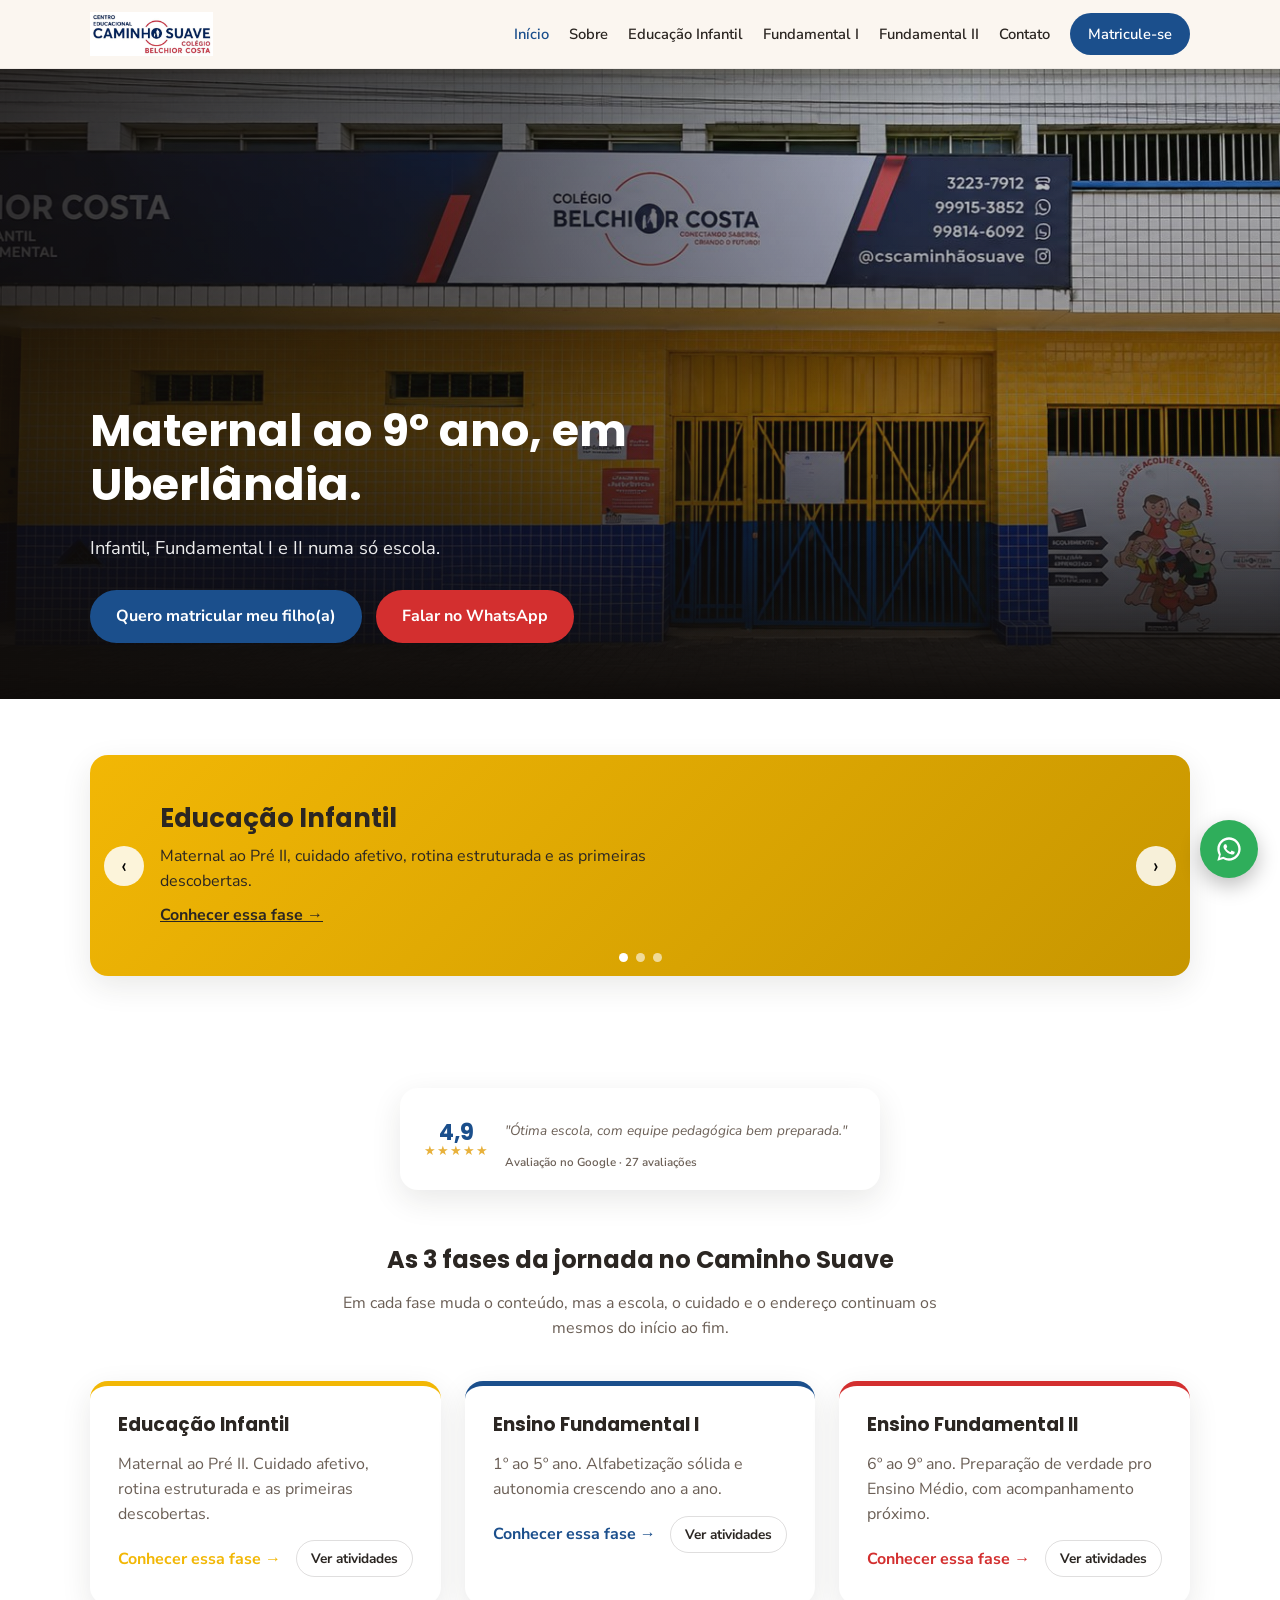
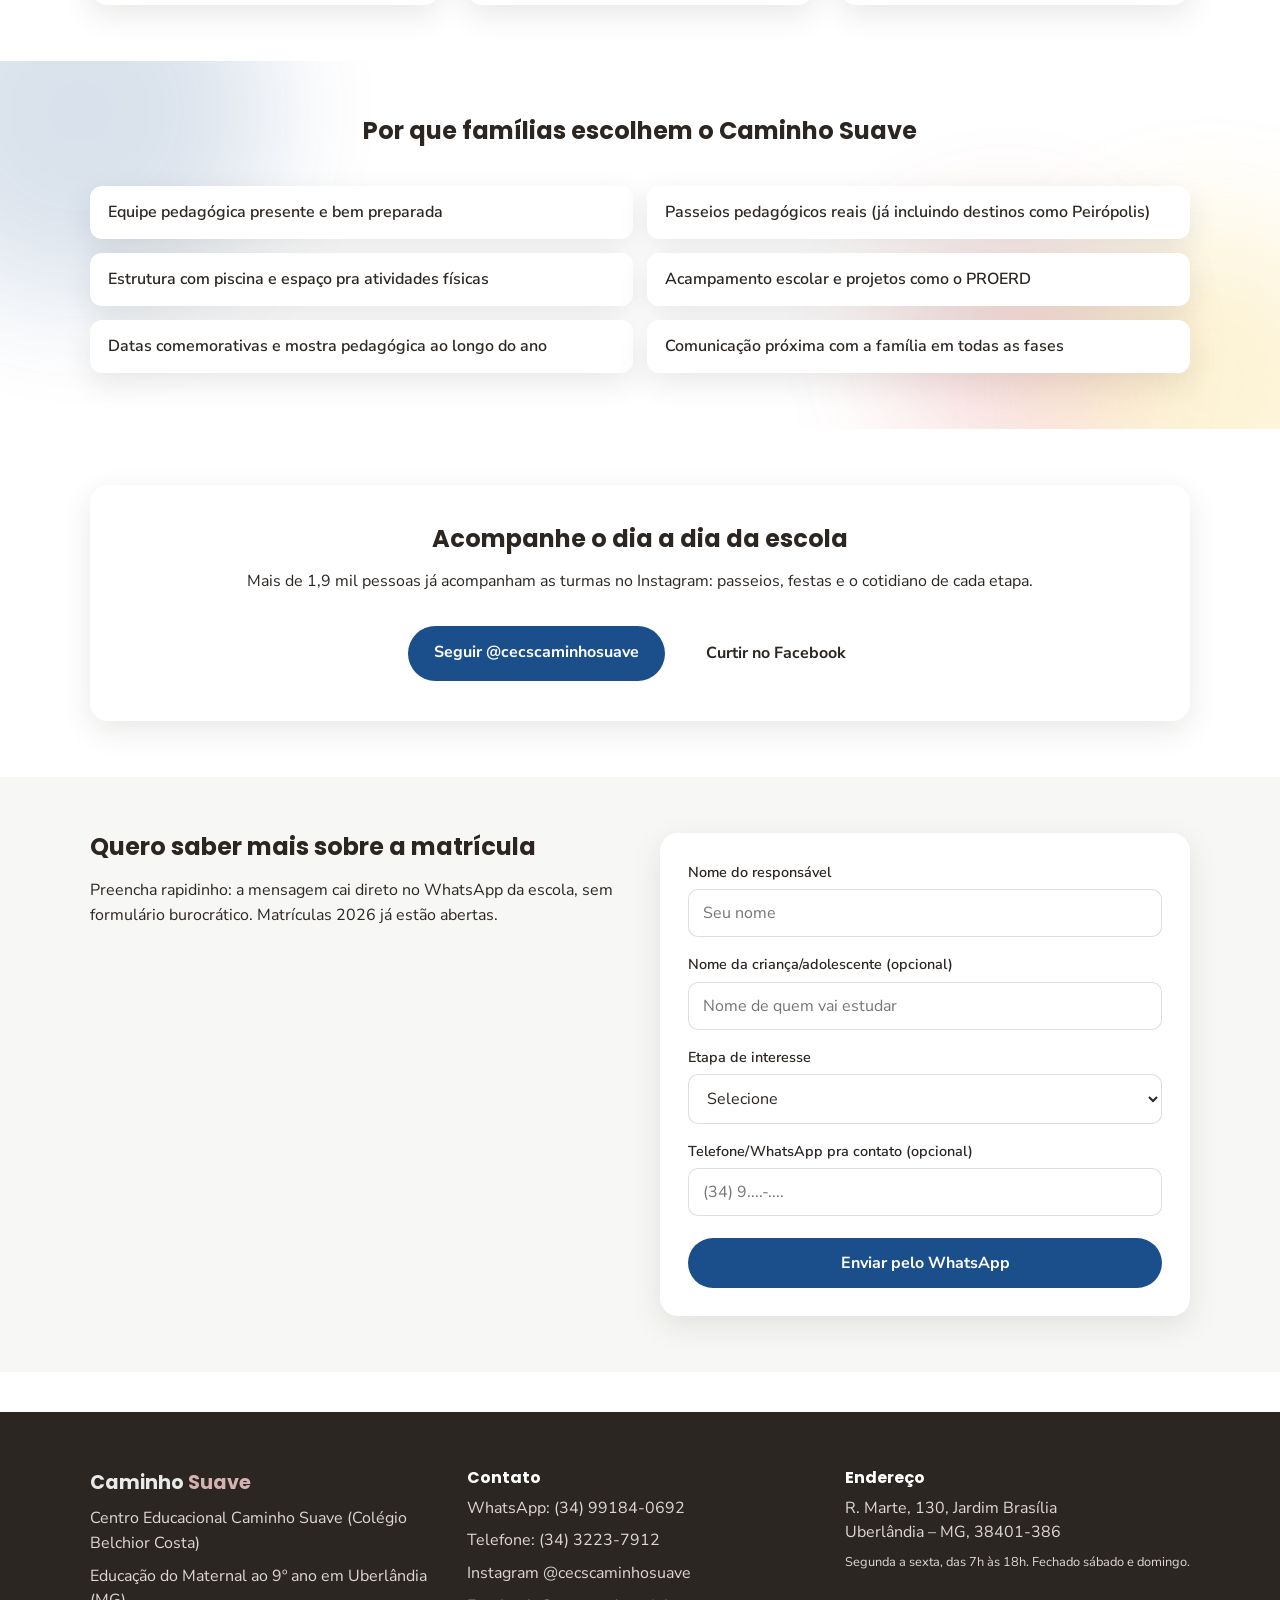
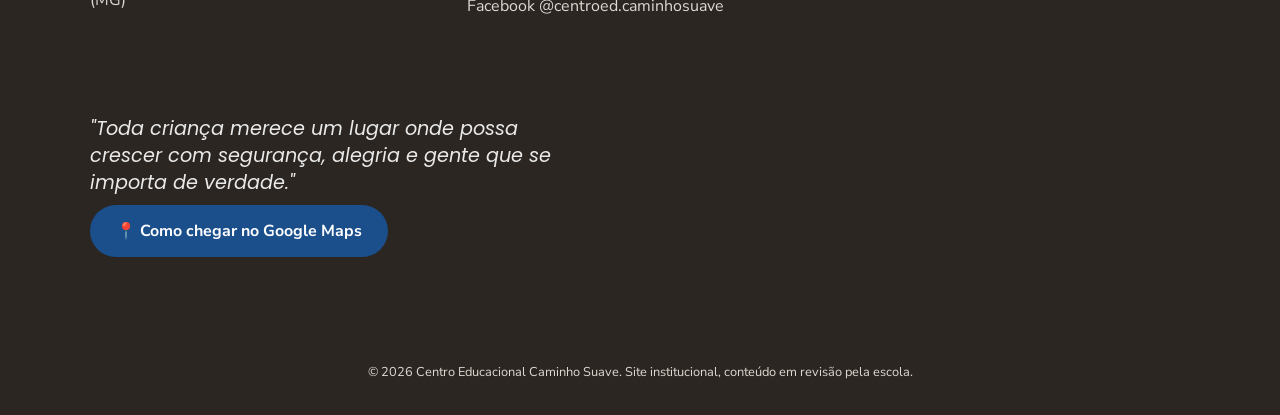
<file: index.html>
<!DOCTYPE html>
<html lang="pt-BR">
<head>
<meta charset="UTF-8">
<meta name="viewport" content="width=device-width, initial-scale=1.0">
<title>Caminho Suave: Educação do Maternal ao 9º ano em Uberlândia | Matrículas 2026</title>
<meta name="description" content="Centro Educacional Caminho Suave (Colégio Belchior Costa): Educação Infantil, Fundamental I e Fundamental II em Uberlândia (MG). Matrículas 2026 abertas. Fale no WhatsApp.">
<link rel="canonical" href="https://www.SEUDOMINIO.com.br/">
<link rel="icon" type="image/png" href="assets/favicon-32.png">
<link rel="apple-touch-icon" href="assets/apple-touch-icon.png">

<meta property="og:type" content="website">
<meta property="og:title" content="Caminho Suave: Educação do Maternal ao 9º ano em Uberlândia">
<meta property="og:description" content="Educação Infantil, Fundamental I e Fundamental II numa estrutura só. Matrículas 2026 abertas.">
<meta property="og:url" content="https://www.SEUDOMINIO.com.br/">
<meta property="og:locale" content="pt_BR">

<link rel="preconnect" href="https://fonts.googleapis.com">
<link rel="preconnect" href="https://fonts.gstatic.com" crossorigin>
<link href="https://fonts.googleapis.com/css2?family=Poppins:wght@600;700&family=Nunito+Sans:wght@400;600;700&display=swap" rel="stylesheet">
<link rel="stylesheet" href="css/style.css">

<script type="application/ld+json">
{
  "@context": "https://schema.org",
  "@type": "School",
  "name": "Centro Educacional Caminho Suave - Colégio Belchior Costa",
  "address": {
    "@type": "PostalAddress",
    "streetAddress": "R. Marte, 130, Jardim Brasília",
    "addressLocality": "Uberlândia",
    "addressRegion": "MG",
    "postalCode": "38401-386",
    "addressCountry": "BR"
  },
  "telephone": "+553432237912",
  "url": "https://www.SEUDOMINIO.com.br/",
  "sameAs": ["https://www.instagram.com/cecscaminhosuave/", "https://www.facebook.com/centroed.caminhosuave"],
  "openingHoursSpecification": {
    "@type": "OpeningHoursSpecification",
    "dayOfWeek": ["Monday", "Tuesday", "Wednesday", "Thursday", "Friday"],
    "opens": "07:00",
    "closes": "18:00"
  },
  "aggregateRating": {
    "@type": "AggregateRating",
    "ratingValue": "4.9",
    "reviewCount": "27"
  }
}
</script>
</head>
<body class="tema-home">

<header class="topo">
  <div class="container topo-inner">
    <a href="index.html" class="marca"><img src="assets/logo-cabecalho.png" alt="Centro Educacional Caminho Suave, Colégio Belchior Costa"></a>
    <nav class="nav" id="nav-principal">
      <a href="index.html" class="ativo">Início</a>
      <a href="sobre/index.html">Sobre</a>
      <a href="infantil/index.html">Educação Infantil</a>
      <a href="fundamental1/index.html">Fundamental I</a>
      <a href="fundamental2/index.html">Fundamental II</a>
      <a href="#contato">Contato</a>
      <a href="#matricula" class="nav-cta">Matricule-se</a>
    </nav>
    <button class="hamburguer" id="botao-menu" aria-label="Abrir menu" aria-expanded="false">
      <span></span><span></span><span></span>
    </button>
  </div>
</header>

<section class="hero">
  <div class="hero-foto-fundo"><img src="assets/fachada.jpg" alt="Fachada do Centro Educacional Caminho Suave, Colégio Belchior Costa" class="foto-fachada"></div>
  <div class="hero-degrade"></div>
  <div class="container hero-conteudo">
    <div class="hero-texto">
      <h1>Maternal ao 9º ano, em Uberlândia.</h1>
      <p class="subtitulo">Infantil, Fundamental I e II numa só escola.</p>
      <div class="botoes">
        <a href="#matricula" class="botao botao-principal">Quero matricular meu filho(a)</a>
        <a href="https://wa.me/5534991840692" target="_blank" rel="noopener" class="botao botao-whatsapp">Falar no WhatsApp</a>
      </div>
    </div>
  </div>
</section>

<section class="secao carrossel-secao">
  <div class="container">
    <div class="carrossel" id="carrossel-etapas">
      <div class="carrossel-trilho">
        <a class="carrossel-slide slide-infantil" href="infantil/index.html">
          <h3>Educação Infantil</h3>
          <p>Maternal ao Pré II, cuidado afetivo, rotina estruturada e as primeiras descobertas.</p>
          <span class="carrossel-cta">Conhecer essa fase →</span>
        </a>
        <a class="carrossel-slide slide-fund1" href="fundamental1/index.html">
          <h3>Ensino Fundamental I</h3>
          <p>1º ao 5º ano, alfabetização sólida e autonomia crescendo ano a ano.</p>
          <span class="carrossel-cta">Conhecer essa fase →</span>
        </a>
        <a class="carrossel-slide slide-fund2" href="fundamental2/index.html">
          <h3>Ensino Fundamental II</h3>
          <p>6º ao 9º ano, preparação de verdade pro Ensino Médio, com acompanhamento próximo.</p>
          <span class="carrossel-cta">Conhecer essa fase →</span>
        </a>
      </div>
      <button type="button" class="carrossel-seta carrossel-anterior" aria-label="Slide anterior">‹</button>
      <button type="button" class="carrossel-seta carrossel-proxima" aria-label="Próximo slide">›</button>
      <div class="carrossel-pontos"></div>
    </div>
  </div>
</section>

<section class="secao">
  <div class="container">
    <div class="avaliacoes-google">
      <div class="avaliacoes-nota">
        <span class="avaliacoes-numero">4,9</span>
        <span class="avaliacoes-estrelas">★★★★★</span>
      </div>
      <div class="avaliacoes-trilho">
        <blockquote class="avaliacoes-slide">
          <p>"Ótima escola, com equipe pedagógica bem preparada."</p>
          <cite>Avaliação no Google · 27 avaliações</cite>
        </blockquote>
      </div>
    </div>

    <div class="secao-titulo">
      <h2>As 3 fases da jornada no Caminho Suave</h2>
      <p>Em cada fase muda o conteúdo, mas a escola, o cuidado e o endereço continuam os mesmos do início ao fim.</p>
    </div>

    <div class="grade-etapas">
      <div class="cartao-etapa infantil">
        <h3>Educação Infantil</h3>
        <p>Maternal ao Pré II. Cuidado afetivo, rotina estruturada e as primeiras descobertas.</p>
        <div class="acoes-cartao">
          <a href="infantil/index.html" class="saiba-mais">Conhecer essa fase →</a>
          <button type="button" class="botao-atividades" data-abrir-modal="modal-infantil">Ver atividades</button>
        </div>
      </div>
      <div class="cartao-etapa fund1">
        <h3>Ensino Fundamental I</h3>
        <p>1º ao 5º ano. Alfabetização sólida e autonomia crescendo ano a ano.</p>
        <div class="acoes-cartao">
          <a href="fundamental1/index.html" class="saiba-mais">Conhecer essa fase →</a>
          <button type="button" class="botao-atividades" data-abrir-modal="modal-fund1">Ver atividades</button>
        </div>
      </div>
      <div class="cartao-etapa fund2">
        <h3>Ensino Fundamental II</h3>
        <p>6º ao 9º ano. Preparação de verdade pro Ensino Médio, com acompanhamento próximo.</p>
        <div class="acoes-cartao">
          <a href="fundamental2/index.html" class="saiba-mais">Conhecer essa fase →</a>
          <button type="button" class="botao-atividades" data-abrir-modal="modal-fund2">Ver atividades</button>
        </div>
      </div>
    </div>
  </div>
</section>

<section class="secao secao-blobs">
  <div class="blob blob-azul"></div>
  <div class="blob blob-amarelo"></div>
  <div class="blob blob-vermelho"></div>
  <div class="container">
    <div class="secao-titulo">
      <h2>Por que famílias escolhem o Caminho Suave</h2>
    </div>
    <ul class="lista-diferenciais">
      <li>Equipe pedagógica presente e bem preparada</li>
      <li>Passeios pedagógicos reais (já incluindo destinos como Peirópolis)</li>
      <li>Estrutura com piscina e espaço pra atividades físicas</li>
      <li>Acampamento escolar e projetos como o PROERD</li>
      <li>Datas comemorativas e mostra pedagógica ao longo do ano</li>
      <li>Comunicação próxima com a família em todas as fases</li>
    </ul>
  </div>
</section>

<section class="secao">
  <div class="container bloco-instagram">
    <h2>Acompanhe o dia a dia da escola</h2>
    <p>Mais de 1,9 mil pessoas já acompanham as turmas no Instagram: passeios, festas e o cotidiano de cada etapa.</p>
    <div class="botoes" style="justify-content: center;">
      <a href="https://www.instagram.com/cecscaminhosuave/" target="_blank" rel="noopener" class="botao botao-principal">Seguir @cecscaminhosuave</a>
      <a href="https://www.facebook.com/centroed.caminhosuave" target="_blank" rel="noopener" class="botao botao-secundario">Curtir no Facebook</a>
    </div>
  </div>
</section>

<section class="secao form-secao" id="matricula">
  <div class="container form-grid">
    <div>
      <h2>Quero saber mais sobre a matrícula</h2>
      <p>Preencha rapidinho: a mensagem cai direto no WhatsApp da escola, sem formulário burocrático. Matrículas 2026 já estão abertas.</p>
    </div>
    <div>
      <form id="form-interesse" class="form-interesse">
        <label>Nome do responsável
          <input type="text" name="responsavel" required placeholder="Seu nome">
        </label>
        <label>Nome da criança/adolescente (opcional)
          <input type="text" name="crianca" placeholder="Nome de quem vai estudar">
        </label>
        <label>Etapa de interesse
          <select name="etapa" required>
            <option value="">Selecione</option>
            <option value="Educação Infantil">Educação Infantil (Maternal ao Pré)</option>
            <option value="Ensino Fundamental I">Ensino Fundamental I (1º ao 5º ano)</option>
            <option value="Ensino Fundamental II">Ensino Fundamental II (6º ao 9º ano)</option>
          </select>
        </label>
        <label>Telefone/WhatsApp pra contato (opcional)
          <input type="tel" name="telefone" placeholder="(34) 9....-....">
        </label>
        <button type="submit" class="botao botao-principal">Enviar pelo WhatsApp</button>
      </form>
      <p class="form-confirmacao">Abrimos o WhatsApp numa nova aba, é só enviar a mensagem por lá. ✓</p>
    </div>
  </div>
</section>

<footer class="rodape" id="contato">
  <div class="container rodape-grid">
    <div>
      <p class="marca-rodape">Caminho <span>Suave</span></p>
      <p>Centro Educacional Caminho Suave (Colégio Belchior Costa)</p>
      <p>Educação do Maternal ao 9º ano em Uberlândia (MG)</p>
    </div>
    <div>
      <h3>Contato</h3>
      <p><a href="https://wa.me/5534991840692" target="_blank" rel="noopener">WhatsApp: (34) 99184-0692</a></p>
      <p><a href="tel:+553432237912">Telefone: (34) 3223-7912</a></p>
      <p><a href="https://www.instagram.com/cecscaminhosuave/" target="_blank" rel="noopener">Instagram @cecscaminhosuave</a></p>
      <p><a href="https://www.facebook.com/centroed.caminhosuave" target="_blank" rel="noopener">Facebook @centroed.caminhosuave</a></p>
    </div>
    <div>
      <h3>Endereço</h3>
      <p>R. Marte, 130, Jardim Brasília<br>Uberlândia – MG, 38401-386</p>
      <p class="nota">Segunda a sexta, das 7h às 18h. Fechado sábado e domingo.</p>
    </div>
  </div>
  <div class="container rodape-mapa-grid">
    <div>
      <p class="frase-criancas">"Toda criança merece um lugar onde possa crescer com segurança, alegria e gente que se importa de verdade."</p>
      <a href="https://www.google.com/maps/dir/?api=1&destination=Centro+Educacional+Caminho+Suave+-+Colégio+Belchior+Costa%2C+R.+Marte%2C+130+-+Jardim+Brasília%2C+Uberlândia+-+MG%2C+38401-386%2C+Brasil" target="_blank" rel="noopener" class="botao botao-principal botao-mapa">📍 Como chegar no Google Maps</a>
    </div>
    <iframe class="mapa" src="https://www.google.com/maps?q=Centro+Educacional+Caminho+Suave+-+Colégio+Belchior+Costa,+R.+Marte,+130+-+Jardim+Brasília,+Uberlândia+-+MG,+38401-386,+Brasil&output=embed" loading="lazy" referrerpolicy="no-referrer-when-downgrade" title="Localização do Caminho Suave"></iframe>
  </div>
  <p class="copy">© <span id="ano"></span> Centro Educacional Caminho Suave. Site institucional, conteúdo em revisão pela escola.</p>
</footer>

<a href="https://wa.me/5534991840692" target="_blank" rel="noopener" class="whats-flutuante" aria-label="Falar no WhatsApp">
  <svg viewBox="0 0 24 24" aria-hidden="true"><path d="M12 2C6.48 2 2 6.48 2 12c0 1.85.5 3.58 1.36 5.06L2 22l5.1-1.34A9.94 9.94 0 0 0 12 22c5.52 0 10-4.48 10-10S17.52 2 12 2zm0 18c-1.6 0-3.1-.43-4.4-1.19l-.31-.18-3.04.8.81-2.96-.2-.31A7.95 7.95 0 0 1 4 12c0-4.41 3.59-8 8-8s8 3.59 8 8-3.59 8-8 8zm4.32-5.79c-.24-.12-1.4-.69-1.62-.77-.22-.08-.38-.12-.54.12-.16.24-.62.77-.76.93-.14.16-.28.18-.52.06-.24-.12-1-.37-1.9-1.18-.7-.62-1.18-1.39-1.32-1.63-.14-.24-.01-.37.11-.49.12-.12.27-.31.4-.47.13-.16.17-.27.26-.45.09-.18.04-.33-.04-.45-.08-.12-.5-1.2-.69-1.65-.18-.43-.37-.37-.51-.38-.13-.01-.29-.01-.45-.01-.16 0-.41.06-.63.3-.22.24-.85.83-.85 2.02 0 1.19.87 2.34 1 2.5.12.16 1.65 2.52 4 3.43 1.98.77 2.38.62 2.81.58.43-.04 1.4-.57 1.6-1.13.2-.55.2-1.02.14-1.13-.06-.1-.22-.16-.46-.28z"/></svg>
  <span class="visualmente-oculto">Falar no WhatsApp</span>
</a>

<div class="modal-overlay" id="modal-infantil" aria-hidden="true">
  <div class="modal-painel" style="--cor-modal: var(--amarelo)">
    <button type="button" class="modal-fechar" data-fechar-modal aria-label="Fechar">×</button>
    <h3>Educação Infantil</h3>
    <p class="modal-subtitulo">Maternal ao Pré II</p>
    <ul class="lista-atividades">
      <li><span class="icone-atividade">🎨</span> Brincar com propósito (rotina lúdica diária)</li>
      <li><span class="icone-atividade">🌱</span> Projeto Sementinha</li>
      <li><span class="icone-atividade">🏊</span> Dia de Piscina</li>
      <li><span class="icone-atividade">🎭</span> Mostra Pedagógica</li>
      <li><span class="icone-atividade">🎉</span> Datas comemorativas e festas</li>
    </ul>
    <p class="modal-nota">Lista baseada no que vimos no Instagram da escola. A coordenação pode complementar com a grade completa.</p>
    <a href="infantil/index.html" class="botao botao-principal">Conhecer a página completa →</a>
  </div>
</div>

<div class="modal-overlay" id="modal-fund1" aria-hidden="true">
  <div class="modal-painel" style="--cor-modal: var(--azul)">
    <button type="button" class="modal-fechar" data-fechar-modal aria-label="Fechar">×</button>
    <h3>Ensino Fundamental I</h3>
    <p class="modal-subtitulo">1º ao 5º ano</p>
    <ul class="lista-atividades">
      <li><span class="icone-atividade">📖</span> Alfabetização acompanhada de perto</li>
      <li><span class="icone-atividade">🚌</span> Passeios pedagógicos (já incluindo Peirópolis)</li>
      <li><span class="icone-atividade">⛺</span> Acampamento escolar</li>
      <li><span class="icone-atividade">🛡️</span> PROERD</li>
      <li><span class="icone-atividade">🎭</span> Mostra Pedagógica</li>
    </ul>
    <p class="modal-nota">Lista baseada no que vimos no Instagram da escola. A coordenação pode complementar com a grade completa.</p>
    <a href="fundamental1/index.html" class="botao botao-principal">Conhecer a página completa →</a>
  </div>
</div>

<div class="modal-overlay" id="modal-fund2" aria-hidden="true">
  <div class="modal-painel" style="--cor-modal: var(--vermelho)">
    <button type="button" class="modal-fechar" data-fechar-modal aria-label="Fechar">×</button>
    <h3>Ensino Fundamental II</h3>
    <p class="modal-subtitulo">6º ao 9º ano</p>
    <ul class="lista-atividades">
      <li><span class="icone-atividade">📚</span> Preparação acadêmica pro Ensino Médio</li>
      <li><span class="icone-atividade">🚌</span> Passeios e viagens pedagógicas (já incluindo Peirópolis)</li>
      <li><span class="icone-atividade">🗣️</span> Acompanhamento próximo na adolescência</li>
      <li><span class="icone-atividade">👨‍👩‍👧</span> Diálogo direto com a família</li>
    </ul>
    <p class="modal-nota">Lista baseada no que vimos no Instagram da escola. A coordenação pode complementar com a grade completa.</p>
    <a href="fundamental2/index.html" class="botao botao-principal">Conhecer a página completa →</a>
  </div>
</div>

<script src="js/main.js"></script>
</body>
</html>
</file>
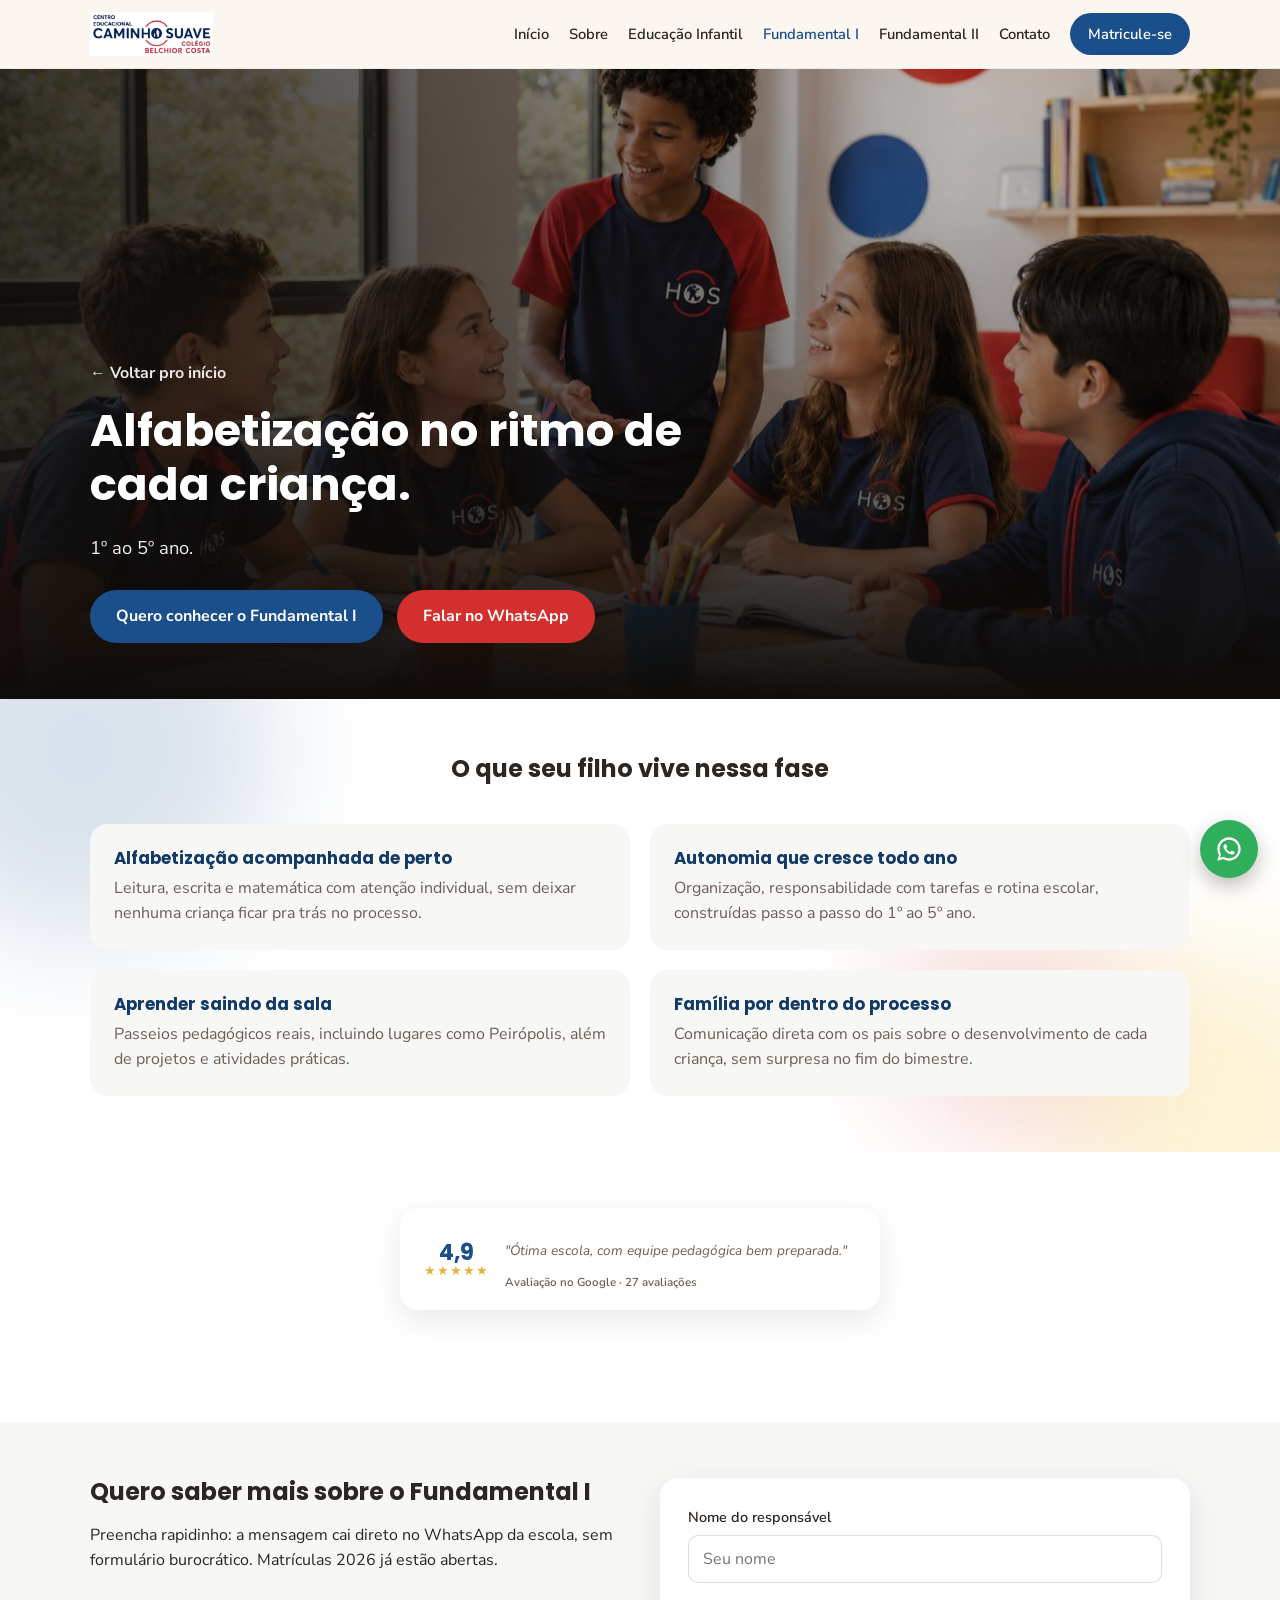
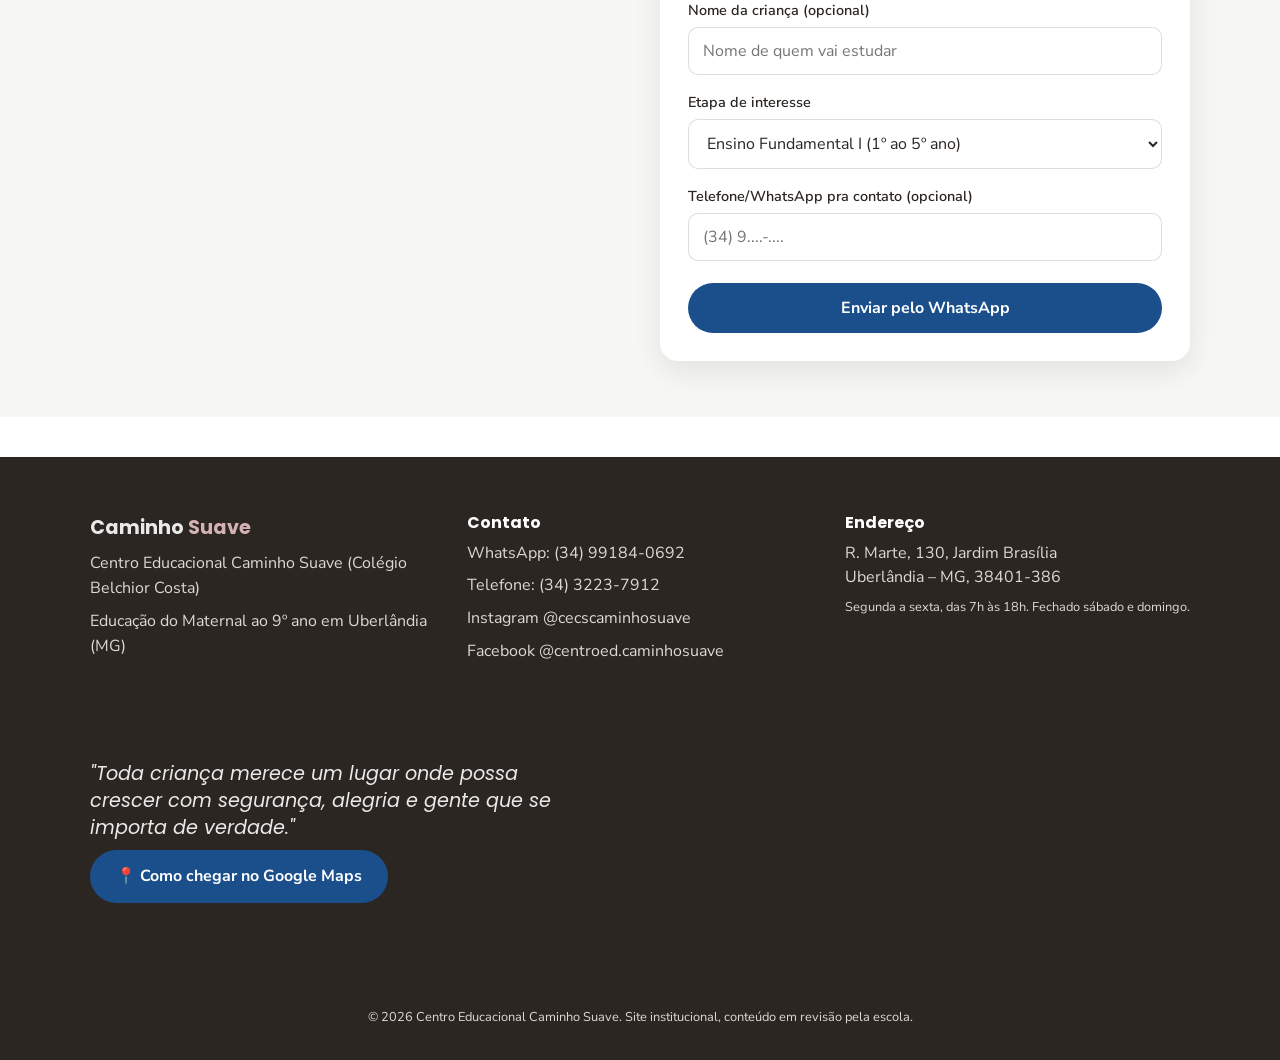
<file: fundamental1/index.html>
<!DOCTYPE html>
<html lang="pt-BR">
<head>
<meta charset="UTF-8">
<meta name="viewport" content="width=device-width, initial-scale=1.0">
<title>Ensino Fundamental I em Uberlândia: 1º ao 5º ano | Caminho Suave</title>
<meta name="description" content="Ensino Fundamental I do Centro Educacional Caminho Suave, em Uberlândia: alfabetização sólida e autonomia, do 1º ao 5º ano. Matrículas 2026 abertas.">
<link rel="canonical" href="https://fundamental1.SEUDOMINIO.com.br/">
<link rel="icon" type="image/png" href="../assets/favicon-32.png">
<link rel="apple-touch-icon" href="../assets/apple-touch-icon.png">

<meta property="og:type" content="website">
<meta property="og:title" content="Ensino Fundamental I: Caminho Suave (Uberlândia)">
<meta property="og:description" content="Alfabetização sólida e autonomia que cresce ano a ano, do 1º ao 5º ano.">
<meta property="og:url" content="https://fundamental1.SEUDOMINIO.com.br/">
<meta property="og:locale" content="pt_BR">

<link rel="preconnect" href="https://fonts.googleapis.com">
<link rel="preconnect" href="https://fonts.gstatic.com" crossorigin>
<link href="https://fonts.googleapis.com/css2?family=Poppins:wght@600;700&family=Nunito+Sans:wght@400;600;700&display=swap" rel="stylesheet">
<link rel="stylesheet" href="../css/style.css">

<script type="application/ld+json">
{
  "@context": "https://schema.org",
  "@type": "School",
  "name": "Centro Educacional Caminho Suave - Colégio Belchior Costa",
  "address": {
    "@type": "PostalAddress",
    "streetAddress": "R. Marte, 130, Jardim Brasília",
    "addressLocality": "Uberlândia",
    "addressRegion": "MG",
    "postalCode": "38401-386",
    "addressCountry": "BR"
  },
  "telephone": "+553432237912",
  "url": "https://fundamental1.SEUDOMINIO.com.br/",
  "sameAs": ["https://www.instagram.com/cecscaminhosuave/", "https://www.facebook.com/centroed.caminhosuave"],
  "openingHoursSpecification": {
    "@type": "OpeningHoursSpecification",
    "dayOfWeek": ["Monday", "Tuesday", "Wednesday", "Thursday", "Friday"],
    "opens": "07:00",
    "closes": "18:00"
  },
  "aggregateRating": {
    "@type": "AggregateRating",
    "ratingValue": "4.9",
    "reviewCount": "27"
  }
}
</script>
</head>
<body class="tema-fund1">

<header class="topo">
  <div class="container topo-inner">
    <a href="../index.html" class="marca"><img src="../assets/logo-cabecalho.png" alt="Centro Educacional Caminho Suave, Colégio Belchior Costa"></a>
    <nav class="nav" id="nav-principal">
      <a href="../index.html">Início</a>
      <a href="../sobre/index.html">Sobre</a>
      <a href="../infantil/index.html">Educação Infantil</a>
      <a href="index.html" class="ativo">Fundamental I</a>
      <a href="../fundamental2/index.html">Fundamental II</a>
      <a href="#contato">Contato</a>
      <a href="#matricula" class="nav-cta">Matricule-se</a>
    </nav>
    <button class="hamburguer" id="botao-menu" aria-label="Abrir menu" aria-expanded="false">
      <span></span><span></span><span></span>
    </button>
  </div>
</header>

<section class="hero">
  <div class="hero-foto-fundo"><img src="../assets/fundamental1-hero.jpg" alt="Alunos do Ensino Fundamental I conversando e estudando em sala de aula"></div>
  <div class="hero-degrade"></div>
  <div class="container hero-conteudo">
    <a href="../index.html" class="voltar">← Voltar pro início</a>
    <div class="hero-texto">
      <h1>Alfabetização no ritmo de cada criança.</h1>
      <p class="subtitulo">1º ao 5º ano.</p>
      <div class="botoes">
        <a href="#matricula" class="botao botao-principal">Quero conhecer o Fundamental I</a>
        <a href="https://wa.me/5534991840692" target="_blank" rel="noopener" class="botao botao-whatsapp">Falar no WhatsApp</a>
      </div>
    </div>
  </div>
</section>

<section class="secao secao-blobs">
  <div class="blob blob-azul"></div>
  <div class="blob blob-amarelo"></div>
  <div class="blob blob-vermelho"></div>
  <div class="container">
    <div class="secao-titulo">
      <h2>O que seu filho vive nessa fase</h2>
    </div>
    <div class="grade-pilares">
      <div class="pilar">
        <h3>Alfabetização acompanhada de perto</h3>
        <p>Leitura, escrita e matemática com atenção individual, sem deixar nenhuma criança ficar pra trás no processo.</p>
      </div>
      <div class="pilar">
        <h3>Autonomia que cresce todo ano</h3>
        <p>Organização, responsabilidade com tarefas e rotina escolar, construídas passo a passo do 1º ao 5º ano.</p>
      </div>
      <div class="pilar">
        <h3>Aprender saindo da sala</h3>
        <p>Passeios pedagógicos reais, incluindo lugares como Peirópolis, além de projetos e atividades práticas.</p>
      </div>
      <div class="pilar">
        <h3>Família por dentro do processo</h3>
        <p>Comunicação direta com os pais sobre o desenvolvimento de cada criança, sem surpresa no fim do bimestre.</p>
      </div>
    </div>
  </div>
</section>

<section class="secao">
  <div class="container">
    <div class="avaliacoes-google">
      <div class="avaliacoes-nota">
        <span class="avaliacoes-numero">4,9</span>
        <span class="avaliacoes-estrelas">★★★★★</span>
      </div>
      <div class="avaliacoes-trilho">
        <blockquote class="avaliacoes-slide">
          <p>"Ótima escola, com equipe pedagógica bem preparada."</p>
          <cite>Avaliação no Google · 27 avaliações</cite>
        </blockquote>
      </div>
    </div>
  </div>
</section>

<section class="secao form-secao" id="matricula">
  <div class="container form-grid">
    <div>
      <h2>Quero saber mais sobre o Fundamental I</h2>
      <p>Preencha rapidinho: a mensagem cai direto no WhatsApp da escola, sem formulário burocrático. Matrículas 2026 já estão abertas.</p>
    </div>
    <div>
      <form id="form-interesse" class="form-interesse">
        <label>Nome do responsável
          <input type="text" name="responsavel" required placeholder="Seu nome">
        </label>
        <label>Nome da criança (opcional)
          <input type="text" name="crianca" placeholder="Nome de quem vai estudar">
        </label>
        <label>Etapa de interesse
          <select name="etapa" required>
            <option value="Educação Infantil">Educação Infantil (Maternal ao Pré)</option>
            <option value="Ensino Fundamental I" selected>Ensino Fundamental I (1º ao 5º ano)</option>
            <option value="Ensino Fundamental II">Ensino Fundamental II (6º ao 9º ano)</option>
          </select>
        </label>
        <label>Telefone/WhatsApp pra contato (opcional)
          <input type="tel" name="telefone" placeholder="(34) 9....-....">
        </label>
        <button type="submit" class="botao botao-principal">Enviar pelo WhatsApp</button>
      </form>
      <p class="form-confirmacao">Abrimos o WhatsApp numa nova aba, é só enviar a mensagem por lá. ✓</p>
    </div>
  </div>
</section>

<footer class="rodape" id="contato">
  <div class="container rodape-grid">
    <div>
      <p class="marca-rodape">Caminho <span>Suave</span></p>
      <p>Centro Educacional Caminho Suave (Colégio Belchior Costa)</p>
      <p>Educação do Maternal ao 9º ano em Uberlândia (MG)</p>
    </div>
    <div>
      <h3>Contato</h3>
      <p><a href="https://wa.me/5534991840692" target="_blank" rel="noopener">WhatsApp: (34) 99184-0692</a></p>
      <p><a href="tel:+553432237912">Telefone: (34) 3223-7912</a></p>
      <p><a href="https://www.instagram.com/cecscaminhosuave/" target="_blank" rel="noopener">Instagram @cecscaminhosuave</a></p>
      <p><a href="https://www.facebook.com/centroed.caminhosuave" target="_blank" rel="noopener">Facebook @centroed.caminhosuave</a></p>
    </div>
    <div>
      <h3>Endereço</h3>
      <p>R. Marte, 130, Jardim Brasília<br>Uberlândia – MG, 38401-386</p>
      <p class="nota">Segunda a sexta, das 7h às 18h. Fechado sábado e domingo.</p>
    </div>
  </div>
  <div class="container rodape-mapa-grid">
    <div>
      <p class="frase-criancas">"Toda criança merece um lugar onde possa crescer com segurança, alegria e gente que se importa de verdade."</p>
      <a href="https://www.google.com/maps/dir/?api=1&destination=Centro+Educacional+Caminho+Suave+-+Colégio+Belchior+Costa%2C+R.+Marte%2C+130+-+Jardim+Brasília%2C+Uberlândia+-+MG%2C+38401-386%2C+Brasil" target="_blank" rel="noopener" class="botao botao-principal botao-mapa">📍 Como chegar no Google Maps</a>
    </div>
    <iframe class="mapa" src="https://www.google.com/maps?q=Centro+Educacional+Caminho+Suave+-+Colégio+Belchior+Costa,+R.+Marte,+130+-+Jardim+Brasília,+Uberlândia+-+MG,+38401-386,+Brasil&output=embed" loading="lazy" referrerpolicy="no-referrer-when-downgrade" title="Localização do Caminho Suave"></iframe>
  </div>
  <p class="copy">© <span id="ano"></span> Centro Educacional Caminho Suave. Site institucional, conteúdo em revisão pela escola.</p>
</footer>

<a href="https://wa.me/5534991840692" target="_blank" rel="noopener" class="whats-flutuante" aria-label="Falar no WhatsApp">
  <svg viewBox="0 0 24 24" aria-hidden="true"><path d="M12 2C6.48 2 2 6.48 2 12c0 1.85.5 3.58 1.36 5.06L2 22l5.1-1.34A9.94 9.94 0 0 0 12 22c5.52 0 10-4.48 10-10S17.52 2 12 2zm0 18c-1.6 0-3.1-.43-4.4-1.19l-.31-.18-3.04.8.81-2.96-.2-.31A7.95 7.95 0 0 1 4 12c0-4.41 3.59-8 8-8s8 3.59 8 8-3.59 8-8 8zm4.32-5.79c-.24-.12-1.4-.69-1.62-.77-.22-.08-.38-.12-.54.12-.16.24-.62.77-.76.93-.14.16-.28.18-.52.06-.24-.12-1-.37-1.9-1.18-.7-.62-1.18-1.39-1.32-1.63-.14-.24-.01-.37.11-.49.12-.12.27-.31.4-.47.13-.16.17-.27.26-.45.09-.18.04-.33-.04-.45-.08-.12-.5-1.2-.69-1.65-.18-.43-.37-.37-.51-.38-.13-.01-.29-.01-.45-.01-.16 0-.41.06-.63.3-.22.24-.85.83-.85 2.02 0 1.19.87 2.34 1 2.5.12.16 1.65 2.52 4 3.43 1.98.77 2.38.62 2.81.58.43-.04 1.4-.57 1.6-1.13.2-.55.2-1.02.14-1.13-.06-.1-.22-.16-.46-.28z"/></svg>
  <span class="visualmente-oculto">Falar no WhatsApp</span>
</a>

<script src="../js/main.js"></script>
</body>
</html>
</file>
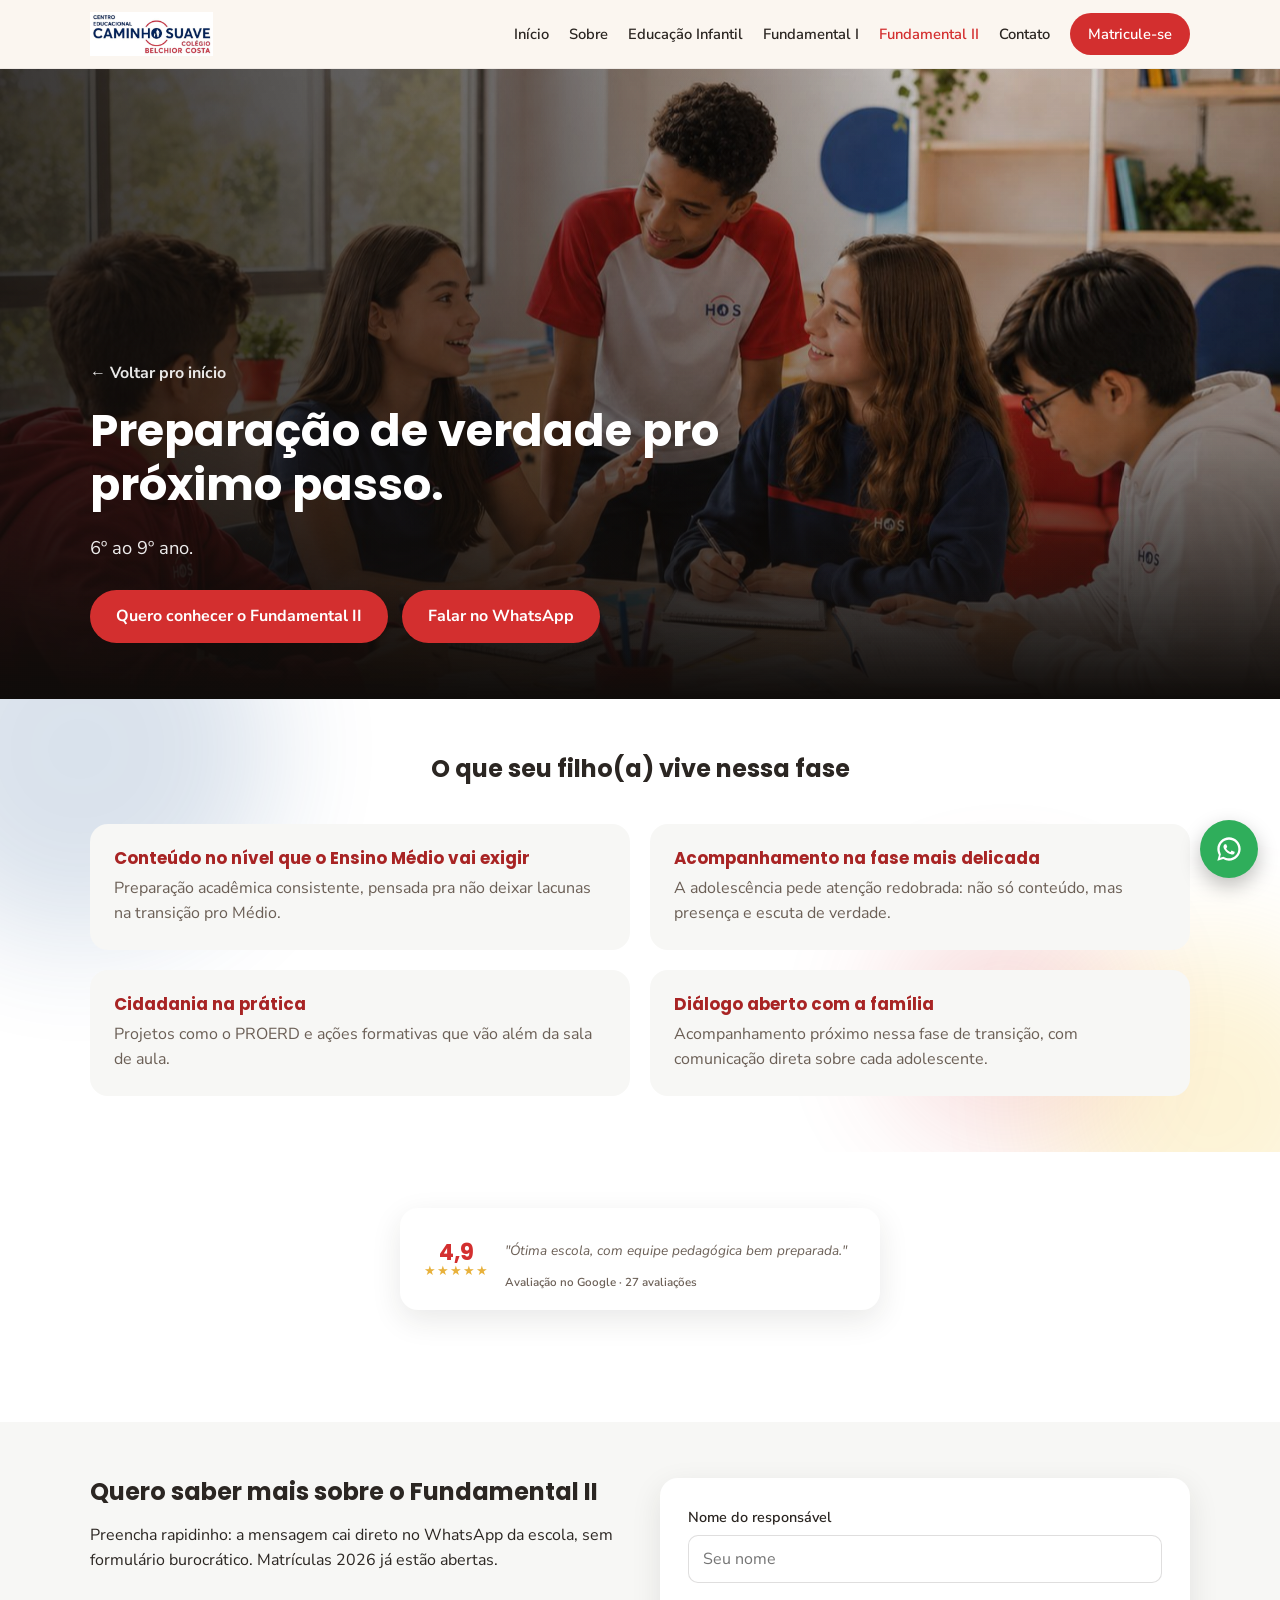
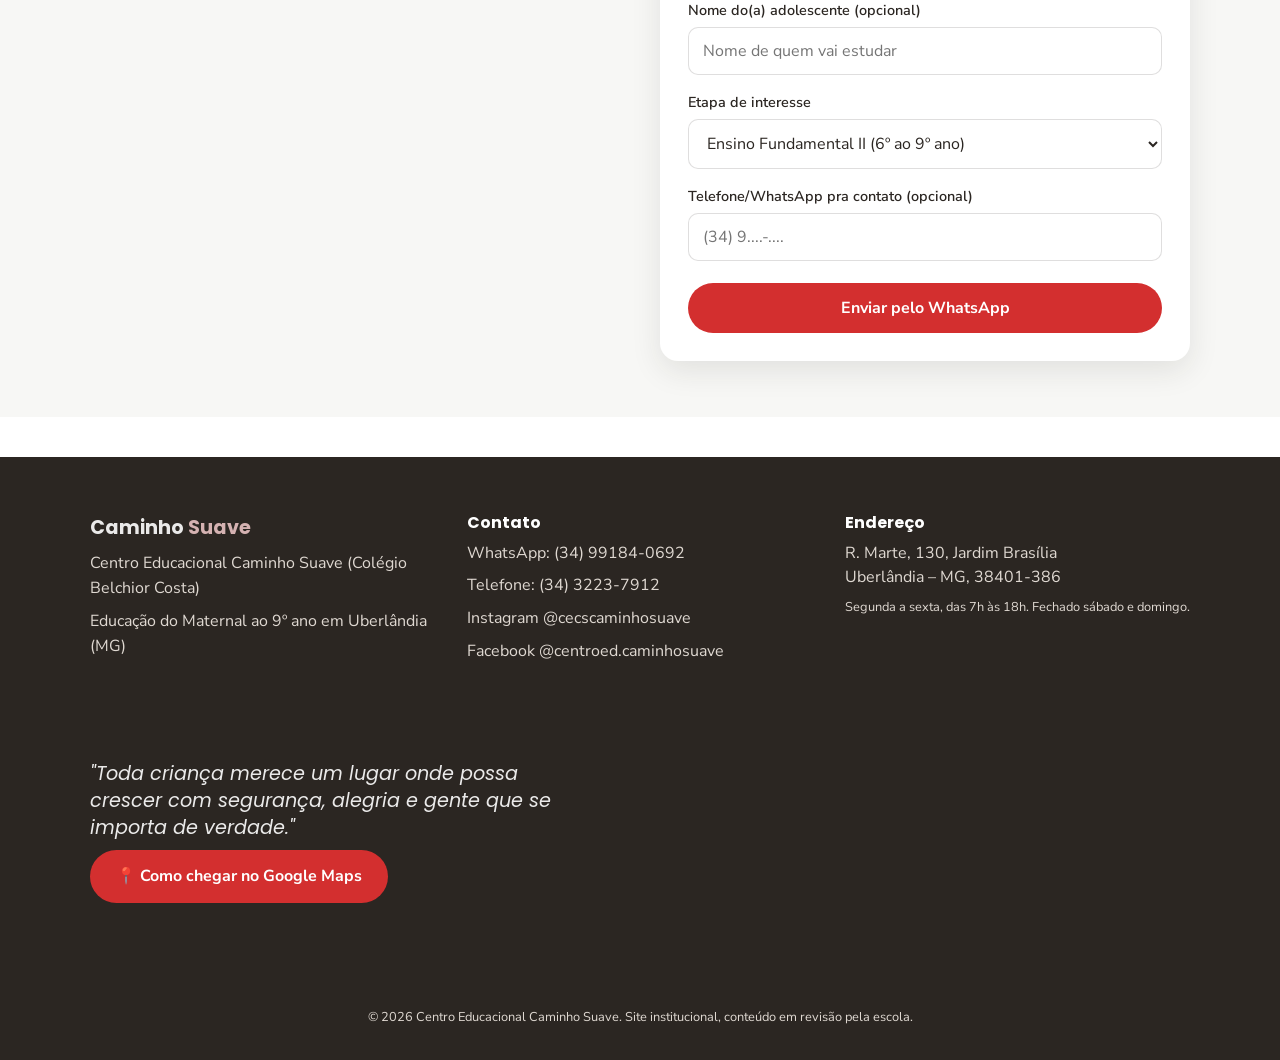
<file: fundamental2/index.html>
<!DOCTYPE html>
<html lang="pt-BR">
<head>
<meta charset="UTF-8">
<meta name="viewport" content="width=device-width, initial-scale=1.0">
<title>Ensino Fundamental II em Uberlândia: 6º ao 9º ano | Caminho Suave</title>
<meta name="description" content="Ensino Fundamental II do Centro Educacional Caminho Suave, em Uberlândia: preparação acadêmica e acompanhamento próximo, do 6º ao 9º ano. Matrículas 2026 abertas.">
<link rel="canonical" href="https://fundamental2.SEUDOMINIO.com.br/">
<link rel="icon" type="image/png" href="../assets/favicon-32.png">
<link rel="apple-touch-icon" href="../assets/apple-touch-icon.png">

<meta property="og:type" content="website">
<meta property="og:title" content="Ensino Fundamental II: Caminho Suave (Uberlândia)">
<meta property="og:description" content="Preparação de verdade pro Ensino Médio, com acompanhamento próximo, do 6º ao 9º ano.">
<meta property="og:url" content="https://fundamental2.SEUDOMINIO.com.br/">
<meta property="og:locale" content="pt_BR">

<link rel="preconnect" href="https://fonts.googleapis.com">
<link rel="preconnect" href="https://fonts.gstatic.com" crossorigin>
<link href="https://fonts.googleapis.com/css2?family=Poppins:wght@600;700&family=Nunito+Sans:wght@400;600;700&display=swap" rel="stylesheet">
<link rel="stylesheet" href="../css/style.css">

<script type="application/ld+json">
{
  "@context": "https://schema.org",
  "@type": "School",
  "name": "Centro Educacional Caminho Suave - Colégio Belchior Costa",
  "address": {
    "@type": "PostalAddress",
    "streetAddress": "R. Marte, 130, Jardim Brasília",
    "addressLocality": "Uberlândia",
    "addressRegion": "MG",
    "postalCode": "38401-386",
    "addressCountry": "BR"
  },
  "telephone": "+553432237912",
  "url": "https://fundamental2.SEUDOMINIO.com.br/",
  "sameAs": ["https://www.instagram.com/cecscaminhosuave/", "https://www.facebook.com/centroed.caminhosuave"],
  "openingHoursSpecification": {
    "@type": "OpeningHoursSpecification",
    "dayOfWeek": ["Monday", "Tuesday", "Wednesday", "Thursday", "Friday"],
    "opens": "07:00",
    "closes": "18:00"
  },
  "aggregateRating": {
    "@type": "AggregateRating",
    "ratingValue": "4.9",
    "reviewCount": "27"
  }
}
</script>
</head>
<body class="tema-fund2">

<header class="topo">
  <div class="container topo-inner">
    <a href="../index.html" class="marca"><img src="../assets/logo-cabecalho.png" alt="Centro Educacional Caminho Suave, Colégio Belchior Costa"></a>
    <nav class="nav" id="nav-principal">
      <a href="../index.html">Início</a>
      <a href="../sobre/index.html">Sobre</a>
      <a href="../infantil/index.html">Educação Infantil</a>
      <a href="../fundamental1/index.html">Fundamental I</a>
      <a href="index.html" class="ativo">Fundamental II</a>
      <a href="#contato">Contato</a>
      <a href="#matricula" class="nav-cta">Matricule-se</a>
    </nav>
    <button class="hamburguer" id="botao-menu" aria-label="Abrir menu" aria-expanded="false">
      <span></span><span></span><span></span>
    </button>
  </div>
</header>

<section class="hero">
  <div class="hero-foto-fundo"><img src="../assets/fundamental2-hero.jpg" alt="Alunos do Ensino Fundamental II estudando em grupo"></div>
  <div class="hero-degrade"></div>
  <div class="container hero-conteudo">
    <a href="../index.html" class="voltar">← Voltar pro início</a>
    <div class="hero-texto">
      <h1>Preparação de verdade pro próximo passo.</h1>
      <p class="subtitulo">6º ao 9º ano.</p>
      <div class="botoes">
        <a href="#matricula" class="botao botao-principal">Quero conhecer o Fundamental II</a>
        <a href="https://wa.me/5534991840692" target="_blank" rel="noopener" class="botao botao-whatsapp">Falar no WhatsApp</a>
      </div>
    </div>
  </div>
</section>

<section class="secao secao-blobs">
  <div class="blob blob-azul"></div>
  <div class="blob blob-amarelo"></div>
  <div class="blob blob-vermelho"></div>
  <div class="container">
    <div class="secao-titulo">
      <h2>O que seu filho(a) vive nessa fase</h2>
    </div>
    <div class="grade-pilares">
      <div class="pilar">
        <h3>Conteúdo no nível que o Ensino Médio vai exigir</h3>
        <p>Preparação acadêmica consistente, pensada pra não deixar lacunas na transição pro Médio.</p>
      </div>
      <div class="pilar">
        <h3>Acompanhamento na fase mais delicada</h3>
        <p>A adolescência pede atenção redobrada: não só conteúdo, mas presença e escuta de verdade.</p>
      </div>
      <div class="pilar">
        <h3>Cidadania na prática</h3>
        <p>Projetos como o PROERD e ações formativas que vão além da sala de aula.</p>
      </div>
      <div class="pilar">
        <h3>Diálogo aberto com a família</h3>
        <p>Acompanhamento próximo nessa fase de transição, com comunicação direta sobre cada adolescente.</p>
      </div>
    </div>
  </div>
</section>

<section class="secao">
  <div class="container">
    <div class="avaliacoes-google">
      <div class="avaliacoes-nota">
        <span class="avaliacoes-numero">4,9</span>
        <span class="avaliacoes-estrelas">★★★★★</span>
      </div>
      <div class="avaliacoes-trilho">
        <blockquote class="avaliacoes-slide">
          <p>"Ótima escola, com equipe pedagógica bem preparada."</p>
          <cite>Avaliação no Google · 27 avaliações</cite>
        </blockquote>
      </div>
    </div>
  </div>
</section>

<section class="secao form-secao" id="matricula">
  <div class="container form-grid">
    <div>
      <h2>Quero saber mais sobre o Fundamental II</h2>
      <p>Preencha rapidinho: a mensagem cai direto no WhatsApp da escola, sem formulário burocrático. Matrículas 2026 já estão abertas.</p>
    </div>
    <div>
      <form id="form-interesse" class="form-interesse">
        <label>Nome do responsável
          <input type="text" name="responsavel" required placeholder="Seu nome">
        </label>
        <label>Nome do(a) adolescente (opcional)
          <input type="text" name="crianca" placeholder="Nome de quem vai estudar">
        </label>
        <label>Etapa de interesse
          <select name="etapa" required>
            <option value="Educação Infantil">Educação Infantil (Maternal ao Pré)</option>
            <option value="Ensino Fundamental I">Ensino Fundamental I (1º ao 5º ano)</option>
            <option value="Ensino Fundamental II" selected>Ensino Fundamental II (6º ao 9º ano)</option>
          </select>
        </label>
        <label>Telefone/WhatsApp pra contato (opcional)
          <input type="tel" name="telefone" placeholder="(34) 9....-....">
        </label>
        <button type="submit" class="botao botao-principal">Enviar pelo WhatsApp</button>
      </form>
      <p class="form-confirmacao">Abrimos o WhatsApp numa nova aba, é só enviar a mensagem por lá. ✓</p>
    </div>
  </div>
</section>

<footer class="rodape" id="contato">
  <div class="container rodape-grid">
    <div>
      <p class="marca-rodape">Caminho <span>Suave</span></p>
      <p>Centro Educacional Caminho Suave (Colégio Belchior Costa)</p>
      <p>Educação do Maternal ao 9º ano em Uberlândia (MG)</p>
    </div>
    <div>
      <h3>Contato</h3>
      <p><a href="https://wa.me/5534991840692" target="_blank" rel="noopener">WhatsApp: (34) 99184-0692</a></p>
      <p><a href="tel:+553432237912">Telefone: (34) 3223-7912</a></p>
      <p><a href="https://www.instagram.com/cecscaminhosuave/" target="_blank" rel="noopener">Instagram @cecscaminhosuave</a></p>
      <p><a href="https://www.facebook.com/centroed.caminhosuave" target="_blank" rel="noopener">Facebook @centroed.caminhosuave</a></p>
    </div>
    <div>
      <h3>Endereço</h3>
      <p>R. Marte, 130, Jardim Brasília<br>Uberlândia – MG, 38401-386</p>
      <p class="nota">Segunda a sexta, das 7h às 18h. Fechado sábado e domingo.</p>
    </div>
  </div>
  <div class="container rodape-mapa-grid">
    <div>
      <p class="frase-criancas">"Toda criança merece um lugar onde possa crescer com segurança, alegria e gente que se importa de verdade."</p>
      <a href="https://www.google.com/maps/dir/?api=1&destination=Centro+Educacional+Caminho+Suave+-+Colégio+Belchior+Costa%2C+R.+Marte%2C+130+-+Jardim+Brasília%2C+Uberlândia+-+MG%2C+38401-386%2C+Brasil" target="_blank" rel="noopener" class="botao botao-principal botao-mapa">📍 Como chegar no Google Maps</a>
    </div>
    <iframe class="mapa" src="https://www.google.com/maps?q=Centro+Educacional+Caminho+Suave+-+Colégio+Belchior+Costa,+R.+Marte,+130+-+Jardim+Brasília,+Uberlândia+-+MG,+38401-386,+Brasil&output=embed" loading="lazy" referrerpolicy="no-referrer-when-downgrade" title="Localização do Caminho Suave"></iframe>
  </div>
  <p class="copy">© <span id="ano"></span> Centro Educacional Caminho Suave. Site institucional, conteúdo em revisão pela escola.</p>
</footer>

<a href="https://wa.me/5534991840692" target="_blank" rel="noopener" class="whats-flutuante" aria-label="Falar no WhatsApp">
  <svg viewBox="0 0 24 24" aria-hidden="true"><path d="M12 2C6.48 2 2 6.48 2 12c0 1.85.5 3.58 1.36 5.06L2 22l5.1-1.34A9.94 9.94 0 0 0 12 22c5.52 0 10-4.48 10-10S17.52 2 12 2zm0 18c-1.6 0-3.1-.43-4.4-1.19l-.31-.18-3.04.8.81-2.96-.2-.31A7.95 7.95 0 0 1 4 12c0-4.41 3.59-8 8-8s8 3.59 8 8-3.59 8-8 8zm4.32-5.79c-.24-.12-1.4-.69-1.62-.77-.22-.08-.38-.12-.54.12-.16.24-.62.77-.76.93-.14.16-.28.18-.52.06-.24-.12-1-.37-1.9-1.18-.7-.62-1.18-1.39-1.32-1.63-.14-.24-.01-.37.11-.49.12-.12.27-.31.4-.47.13-.16.17-.27.26-.45.09-.18.04-.33-.04-.45-.08-.12-.5-1.2-.69-1.65-.18-.43-.37-.37-.51-.38-.13-.01-.29-.01-.45-.01-.16 0-.41.06-.63.3-.22.24-.85.83-.85 2.02 0 1.19.87 2.34 1 2.5.12.16 1.65 2.52 4 3.43 1.98.77 2.38.62 2.81.58.43-.04 1.4-.57 1.6-1.13.2-.55.2-1.02.14-1.13-.06-.1-.22-.16-.46-.28z"/></svg>
  <span class="visualmente-oculto">Falar no WhatsApp</span>
</a>

<script src="../js/main.js"></script>
</body>
</html>
</file>
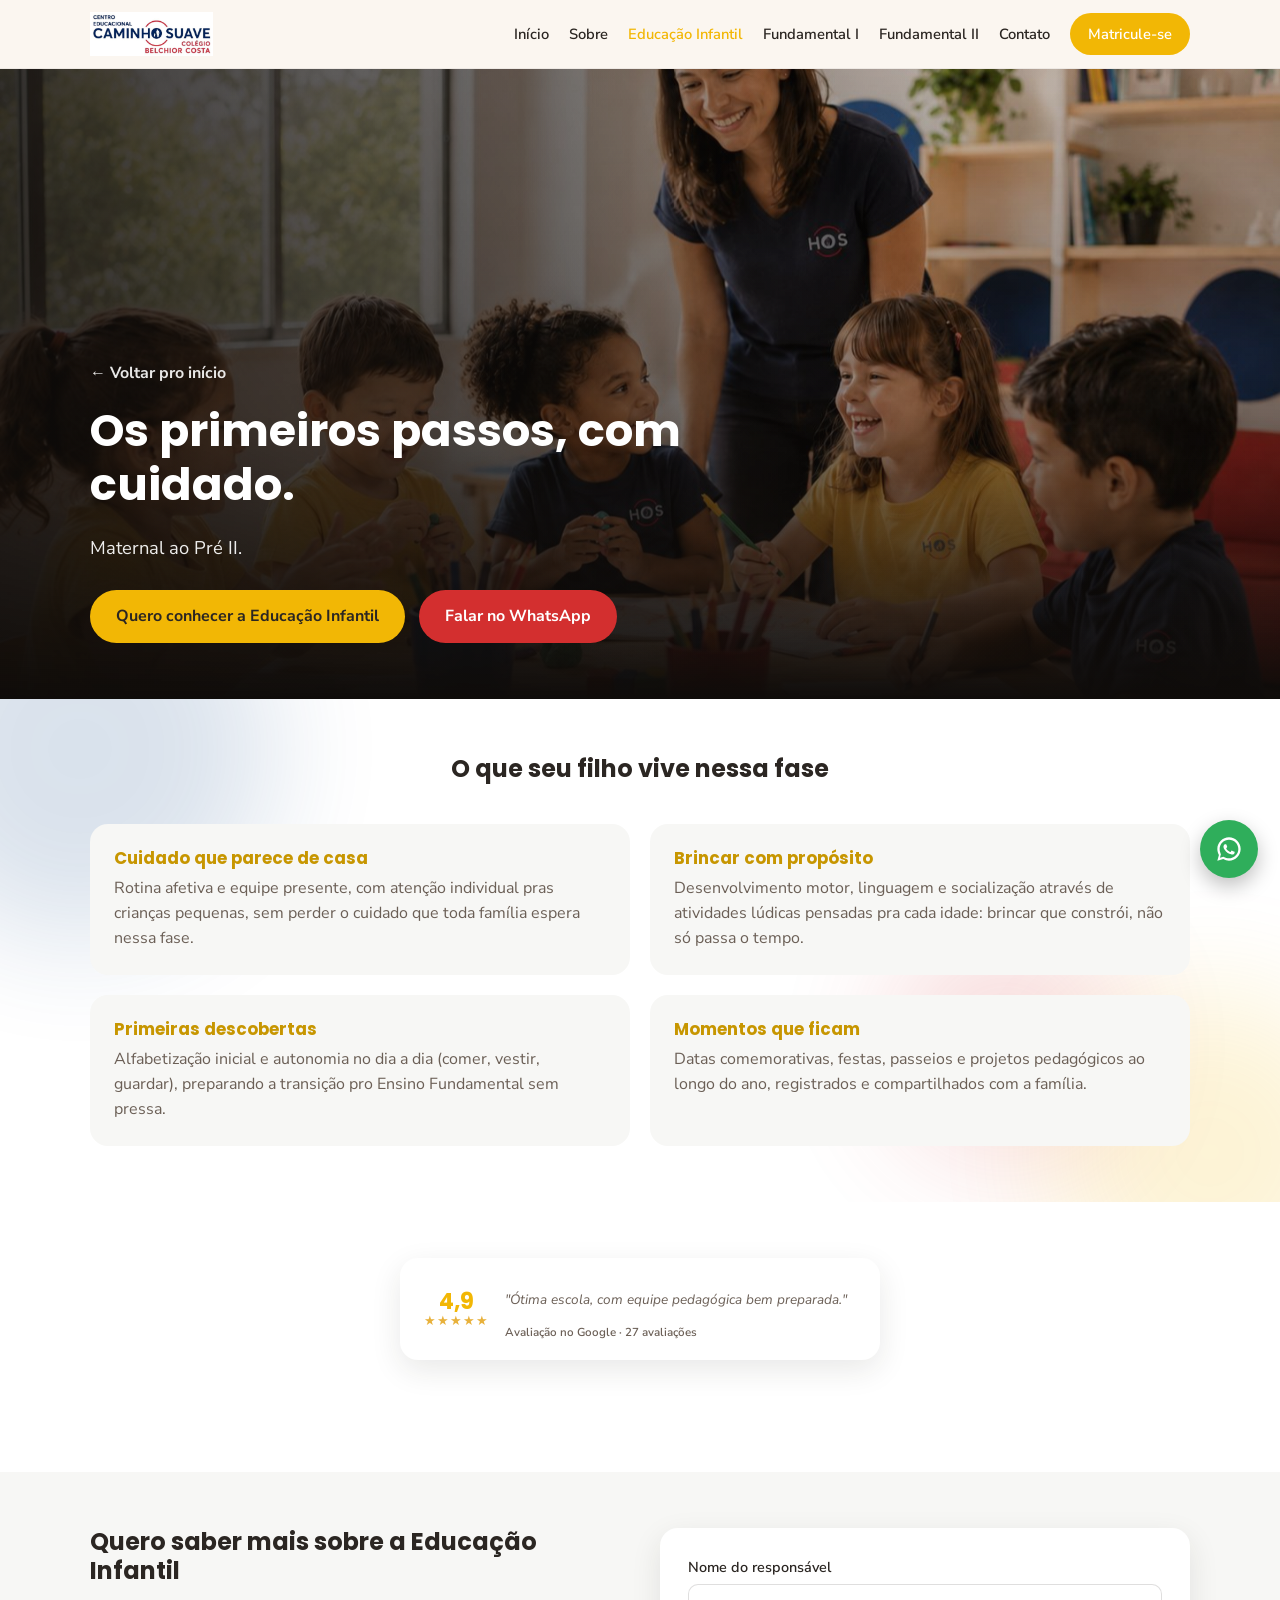
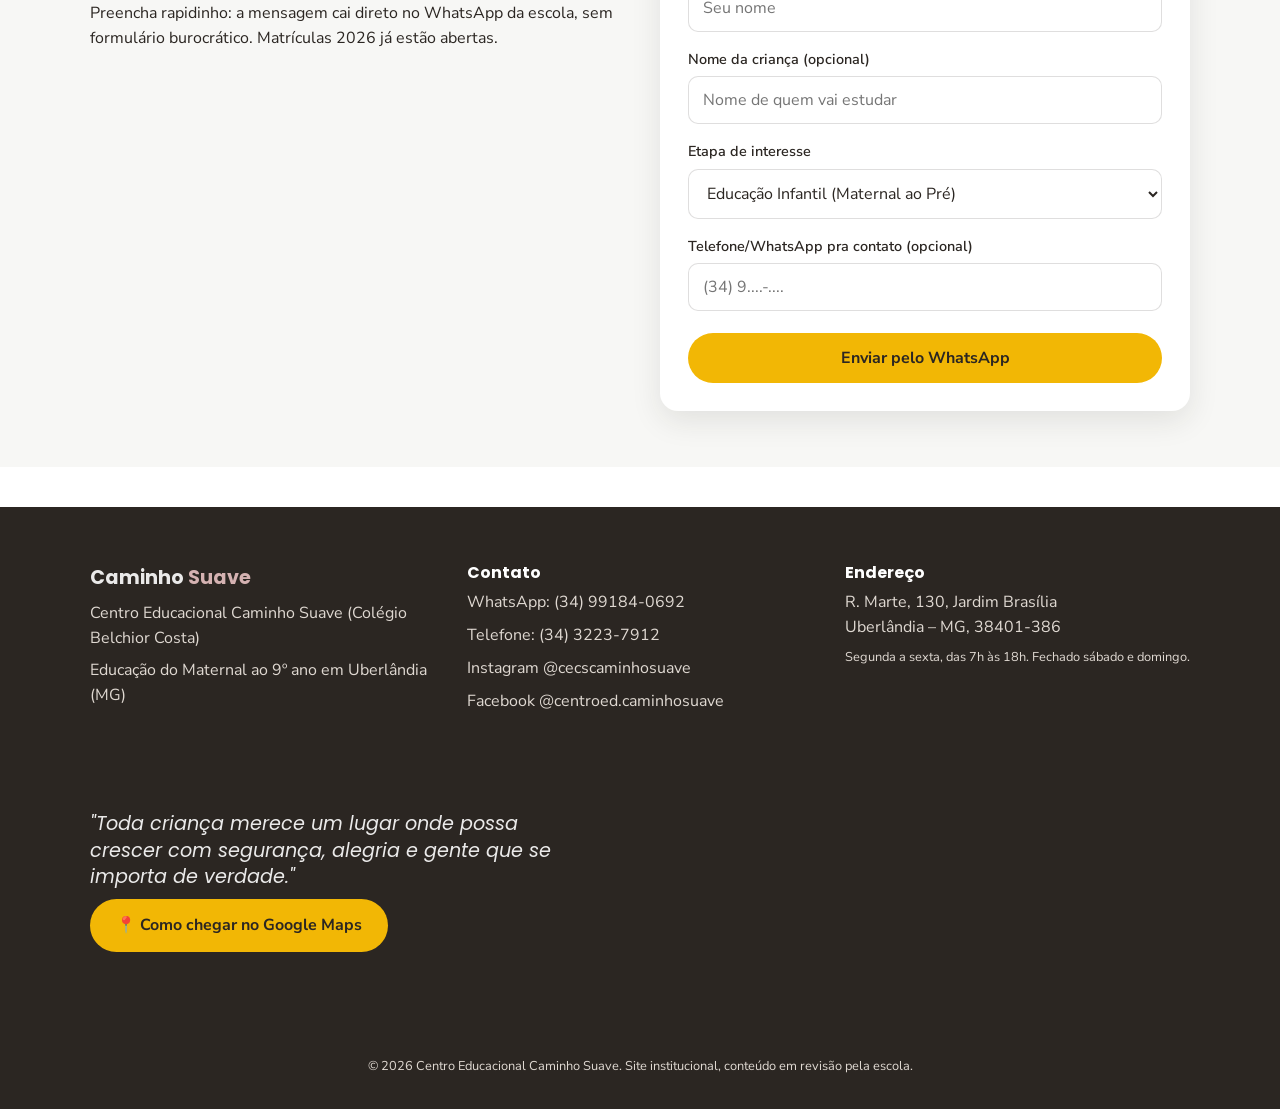
<file: infantil/index.html>
<!DOCTYPE html>
<html lang="pt-BR">
<head>
<meta charset="UTF-8">
<meta name="viewport" content="width=device-width, initial-scale=1.0">
<title>Educação Infantil em Uberlândia: Maternal ao Pré | Caminho Suave</title>
<meta name="description" content="Educação Infantil do Centro Educacional Caminho Suave, em Uberlândia: cuidado afetivo, rotina estruturada e as primeiras descobertas, do Maternal ao Pré II. Matrículas 2026 abertas.">
<link rel="canonical" href="https://infantil.SEUDOMINIO.com.br/">
<link rel="icon" type="image/png" href="../assets/favicon-32.png">
<link rel="apple-touch-icon" href="../assets/apple-touch-icon.png">

<meta property="og:type" content="website">
<meta property="og:title" content="Educação Infantil: Caminho Suave (Uberlândia)">
<meta property="og:description" content="Cuidado afetivo, rotina estruturada e as primeiras descobertas, do Maternal ao Pré II.">
<meta property="og:url" content="https://infantil.SEUDOMINIO.com.br/">
<meta property="og:locale" content="pt_BR">

<link rel="preconnect" href="https://fonts.googleapis.com">
<link rel="preconnect" href="https://fonts.gstatic.com" crossorigin>
<link href="https://fonts.googleapis.com/css2?family=Poppins:wght@600;700&family=Nunito+Sans:wght@400;600;700&display=swap" rel="stylesheet">
<link rel="stylesheet" href="../css/style.css">

<script type="application/ld+json">
{
  "@context": "https://schema.org",
  "@type": "School",
  "name": "Centro Educacional Caminho Suave - Colégio Belchior Costa",
  "address": {
    "@type": "PostalAddress",
    "streetAddress": "R. Marte, 130, Jardim Brasília",
    "addressLocality": "Uberlândia",
    "addressRegion": "MG",
    "postalCode": "38401-386",
    "addressCountry": "BR"
  },
  "telephone": "+553432237912",
  "url": "https://infantil.SEUDOMINIO.com.br/",
  "sameAs": ["https://www.instagram.com/cecscaminhosuave/", "https://www.facebook.com/centroed.caminhosuave"],
  "openingHoursSpecification": {
    "@type": "OpeningHoursSpecification",
    "dayOfWeek": ["Monday", "Tuesday", "Wednesday", "Thursday", "Friday"],
    "opens": "07:00",
    "closes": "18:00"
  },
  "aggregateRating": {
    "@type": "AggregateRating",
    "ratingValue": "4.9",
    "reviewCount": "27"
  }
}
</script>
</head>
<body class="tema-infantil">

<header class="topo">
  <div class="container topo-inner">
    <a href="../index.html" class="marca"><img src="../assets/logo-cabecalho.png" alt="Centro Educacional Caminho Suave, Colégio Belchior Costa"></a>
    <nav class="nav" id="nav-principal">
      <a href="../index.html">Início</a>
      <a href="../sobre/index.html">Sobre</a>
      <a href="index.html" class="ativo">Educação Infantil</a>
      <a href="../fundamental1/index.html">Fundamental I</a>
      <a href="../fundamental2/index.html">Fundamental II</a>
      <a href="#contato">Contato</a>
      <a href="#matricula" class="nav-cta">Matricule-se</a>
    </nav>
    <button class="hamburguer" id="botao-menu" aria-label="Abrir menu" aria-expanded="false">
      <span></span><span></span><span></span>
    </button>
  </div>
</header>

<section class="hero">
  <div class="hero-foto-fundo"><img src="../assets/infantil-hero.jpg" alt="Crianças da Educação Infantil em sala de aula, com atividades de desenho e massinha"></div>
  <div class="hero-degrade"></div>
  <div class="container hero-conteudo">
    <a href="../index.html" class="voltar">← Voltar pro início</a>
    <div class="hero-texto">
      <h1>Os primeiros passos, com cuidado.</h1>
      <p class="subtitulo">Maternal ao Pré II.</p>
      <div class="botoes">
        <a href="#matricula" class="botao botao-principal">Quero conhecer a Educação Infantil</a>
        <a href="https://wa.me/5534991840692" target="_blank" rel="noopener" class="botao botao-whatsapp">Falar no WhatsApp</a>
      </div>
    </div>
  </div>
</section>

<section class="secao secao-blobs">
  <div class="blob blob-azul"></div>
  <div class="blob blob-amarelo"></div>
  <div class="blob blob-vermelho"></div>
  <div class="container">
    <div class="secao-titulo">
      <h2>O que seu filho vive nessa fase</h2>
    </div>
    <div class="grade-pilares">
      <div class="pilar">
        <h3>Cuidado que parece de casa</h3>
        <p>Rotina afetiva e equipe presente, com atenção individual pras crianças pequenas, sem perder o cuidado que toda família espera nessa fase.</p>
      </div>
      <div class="pilar">
        <h3>Brincar com propósito</h3>
        <p>Desenvolvimento motor, linguagem e socialização através de atividades lúdicas pensadas pra cada idade: brincar que constrói, não só passa o tempo.</p>
      </div>
      <div class="pilar">
        <h3>Primeiras descobertas</h3>
        <p>Alfabetização inicial e autonomia no dia a dia (comer, vestir, guardar), preparando a transição pro Ensino Fundamental sem pressa.</p>
      </div>
      <div class="pilar">
        <h3>Momentos que ficam</h3>
        <p>Datas comemorativas, festas, passeios e projetos pedagógicos ao longo do ano, registrados e compartilhados com a família.</p>
      </div>
    </div>
  </div>
</section>

<section class="secao">
  <div class="container">
    <div class="avaliacoes-google">
      <div class="avaliacoes-nota">
        <span class="avaliacoes-numero">4,9</span>
        <span class="avaliacoes-estrelas">★★★★★</span>
      </div>
      <div class="avaliacoes-trilho">
        <blockquote class="avaliacoes-slide">
          <p>"Ótima escola, com equipe pedagógica bem preparada."</p>
          <cite>Avaliação no Google · 27 avaliações</cite>
        </blockquote>
      </div>
    </div>
  </div>
</section>

<section class="secao form-secao" id="matricula">
  <div class="container form-grid">
    <div>
      <h2>Quero saber mais sobre a Educação Infantil</h2>
      <p>Preencha rapidinho: a mensagem cai direto no WhatsApp da escola, sem formulário burocrático. Matrículas 2026 já estão abertas.</p>
    </div>
    <div>
      <form id="form-interesse" class="form-interesse">
        <label>Nome do responsável
          <input type="text" name="responsavel" required placeholder="Seu nome">
        </label>
        <label>Nome da criança (opcional)
          <input type="text" name="crianca" placeholder="Nome de quem vai estudar">
        </label>
        <label>Etapa de interesse
          <select name="etapa" required>
            <option value="Educação Infantil" selected>Educação Infantil (Maternal ao Pré)</option>
            <option value="Ensino Fundamental I">Ensino Fundamental I (1º ao 5º ano)</option>
            <option value="Ensino Fundamental II">Ensino Fundamental II (6º ao 9º ano)</option>
          </select>
        </label>
        <label>Telefone/WhatsApp pra contato (opcional)
          <input type="tel" name="telefone" placeholder="(34) 9....-....">
        </label>
        <button type="submit" class="botao botao-principal">Enviar pelo WhatsApp</button>
      </form>
      <p class="form-confirmacao">Abrimos o WhatsApp numa nova aba, é só enviar a mensagem por lá. ✓</p>
    </div>
  </div>
</section>

<footer class="rodape" id="contato">
  <div class="container rodape-grid">
    <div>
      <p class="marca-rodape">Caminho <span>Suave</span></p>
      <p>Centro Educacional Caminho Suave (Colégio Belchior Costa)</p>
      <p>Educação do Maternal ao 9º ano em Uberlândia (MG)</p>
    </div>
    <div>
      <h3>Contato</h3>
      <p><a href="https://wa.me/5534991840692" target="_blank" rel="noopener">WhatsApp: (34) 99184-0692</a></p>
      <p><a href="tel:+553432237912">Telefone: (34) 3223-7912</a></p>
      <p><a href="https://www.instagram.com/cecscaminhosuave/" target="_blank" rel="noopener">Instagram @cecscaminhosuave</a></p>
      <p><a href="https://www.facebook.com/centroed.caminhosuave" target="_blank" rel="noopener">Facebook @centroed.caminhosuave</a></p>
    </div>
    <div>
      <h3>Endereço</h3>
      <p>R. Marte, 130, Jardim Brasília<br>Uberlândia – MG, 38401-386</p>
      <p class="nota">Segunda a sexta, das 7h às 18h. Fechado sábado e domingo.</p>
    </div>
  </div>
  <div class="container rodape-mapa-grid">
    <div>
      <p class="frase-criancas">"Toda criança merece um lugar onde possa crescer com segurança, alegria e gente que se importa de verdade."</p>
      <a href="https://www.google.com/maps/dir/?api=1&destination=Centro+Educacional+Caminho+Suave+-+Colégio+Belchior+Costa%2C+R.+Marte%2C+130+-+Jardim+Brasília%2C+Uberlândia+-+MG%2C+38401-386%2C+Brasil" target="_blank" rel="noopener" class="botao botao-principal botao-mapa">📍 Como chegar no Google Maps</a>
    </div>
    <iframe class="mapa" src="https://www.google.com/maps?q=Centro+Educacional+Caminho+Suave+-+Colégio+Belchior+Costa,+R.+Marte,+130+-+Jardim+Brasília,+Uberlândia+-+MG,+38401-386,+Brasil&output=embed" loading="lazy" referrerpolicy="no-referrer-when-downgrade" title="Localização do Caminho Suave"></iframe>
  </div>
  <p class="copy">© <span id="ano"></span> Centro Educacional Caminho Suave. Site institucional, conteúdo em revisão pela escola.</p>
</footer>

<a href="https://wa.me/5534991840692" target="_blank" rel="noopener" class="whats-flutuante" aria-label="Falar no WhatsApp">
  <svg viewBox="0 0 24 24" aria-hidden="true"><path d="M12 2C6.48 2 2 6.48 2 12c0 1.85.5 3.58 1.36 5.06L2 22l5.1-1.34A9.94 9.94 0 0 0 12 22c5.52 0 10-4.48 10-10S17.52 2 12 2zm0 18c-1.6 0-3.1-.43-4.4-1.19l-.31-.18-3.04.8.81-2.96-.2-.31A7.95 7.95 0 0 1 4 12c0-4.41 3.59-8 8-8s8 3.59 8 8-3.59 8-8 8zm4.32-5.79c-.24-.12-1.4-.69-1.62-.77-.22-.08-.38-.12-.54.12-.16.24-.62.77-.76.93-.14.16-.28.18-.52.06-.24-.12-1-.37-1.9-1.18-.7-.62-1.18-1.39-1.32-1.63-.14-.24-.01-.37.11-.49.12-.12.27-.31.4-.47.13-.16.17-.27.26-.45.09-.18.04-.33-.04-.45-.08-.12-.5-1.2-.69-1.65-.18-.43-.37-.37-.51-.38-.13-.01-.29-.01-.45-.01-.16 0-.41.06-.63.3-.22.24-.85.83-.85 2.02 0 1.19.87 2.34 1 2.5.12.16 1.65 2.52 4 3.43 1.98.77 2.38.62 2.81.58.43-.04 1.4-.57 1.6-1.13.2-.55.2-1.02.14-1.13-.06-.1-.22-.16-.46-.28z"/></svg>
  <span class="visualmente-oculto">Falar no WhatsApp</span>
</a>

<script src="../js/main.js"></script>
</body>
</html>
</file>
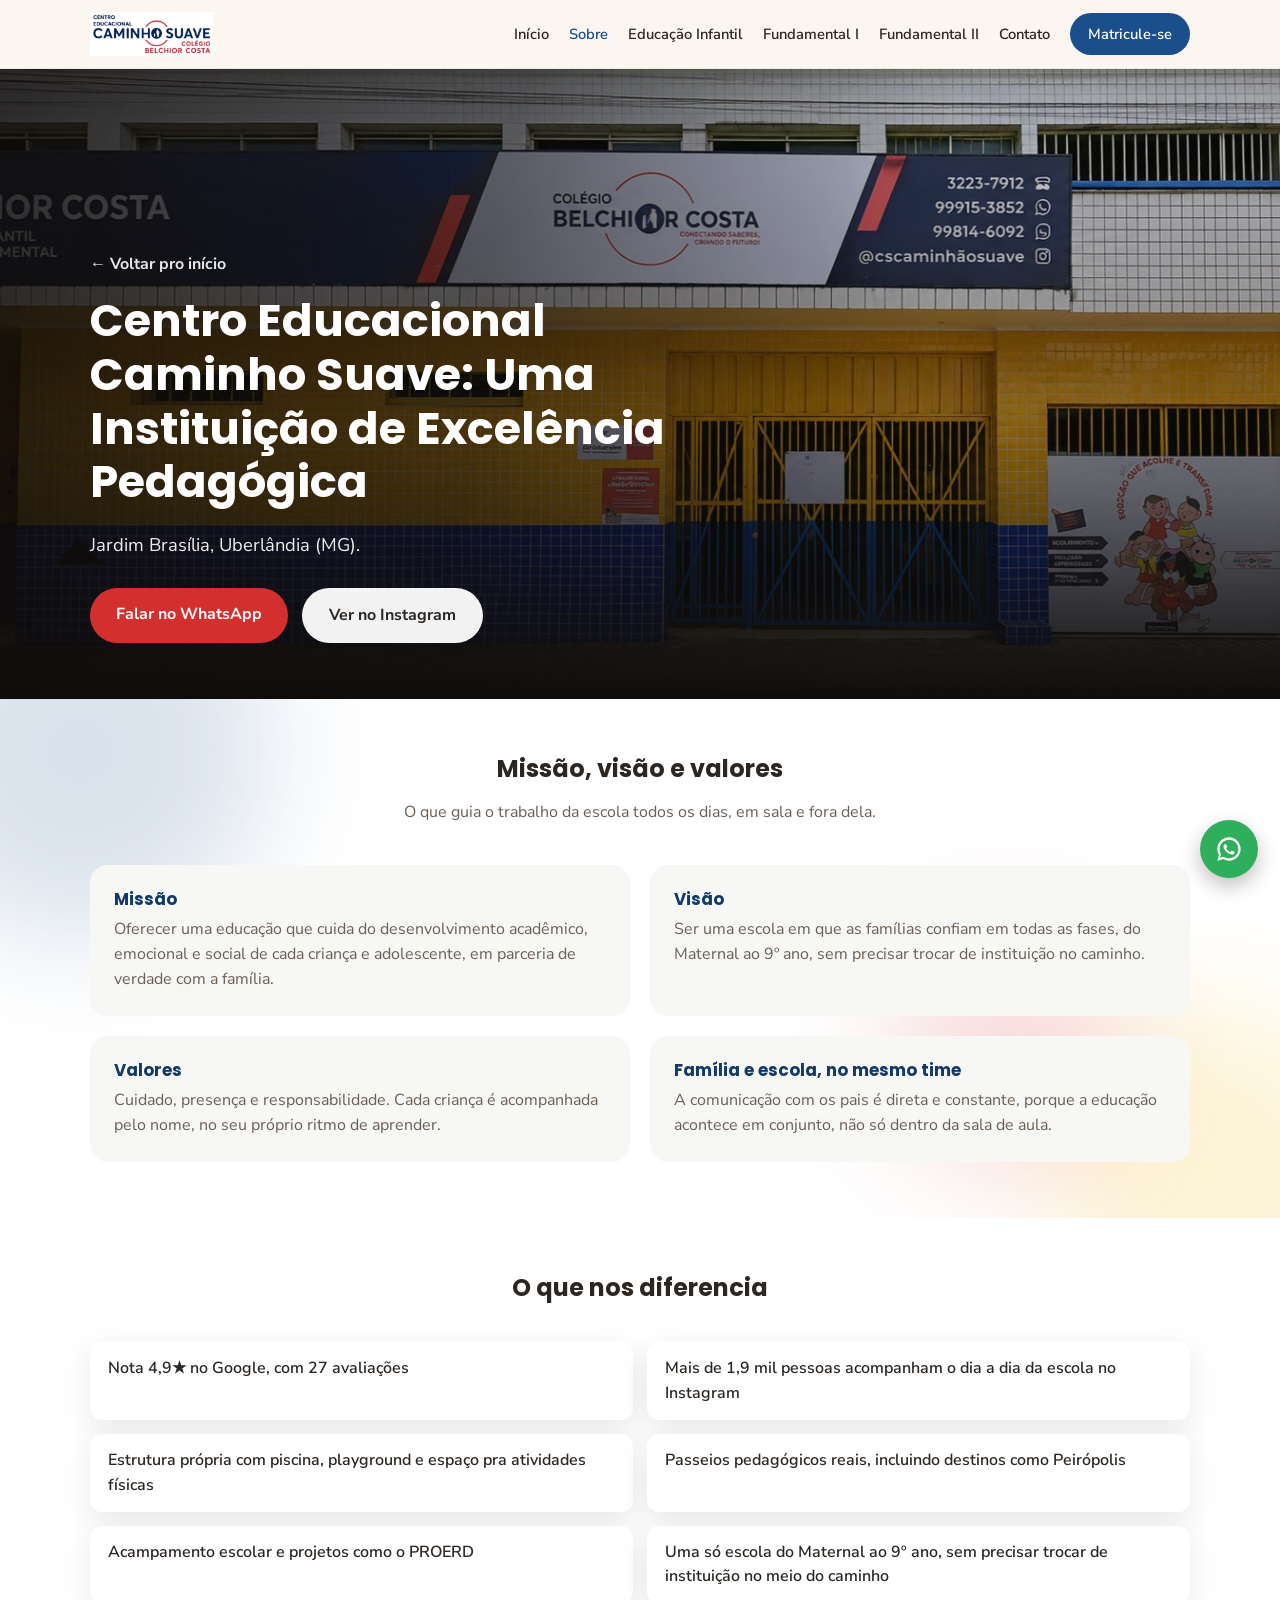
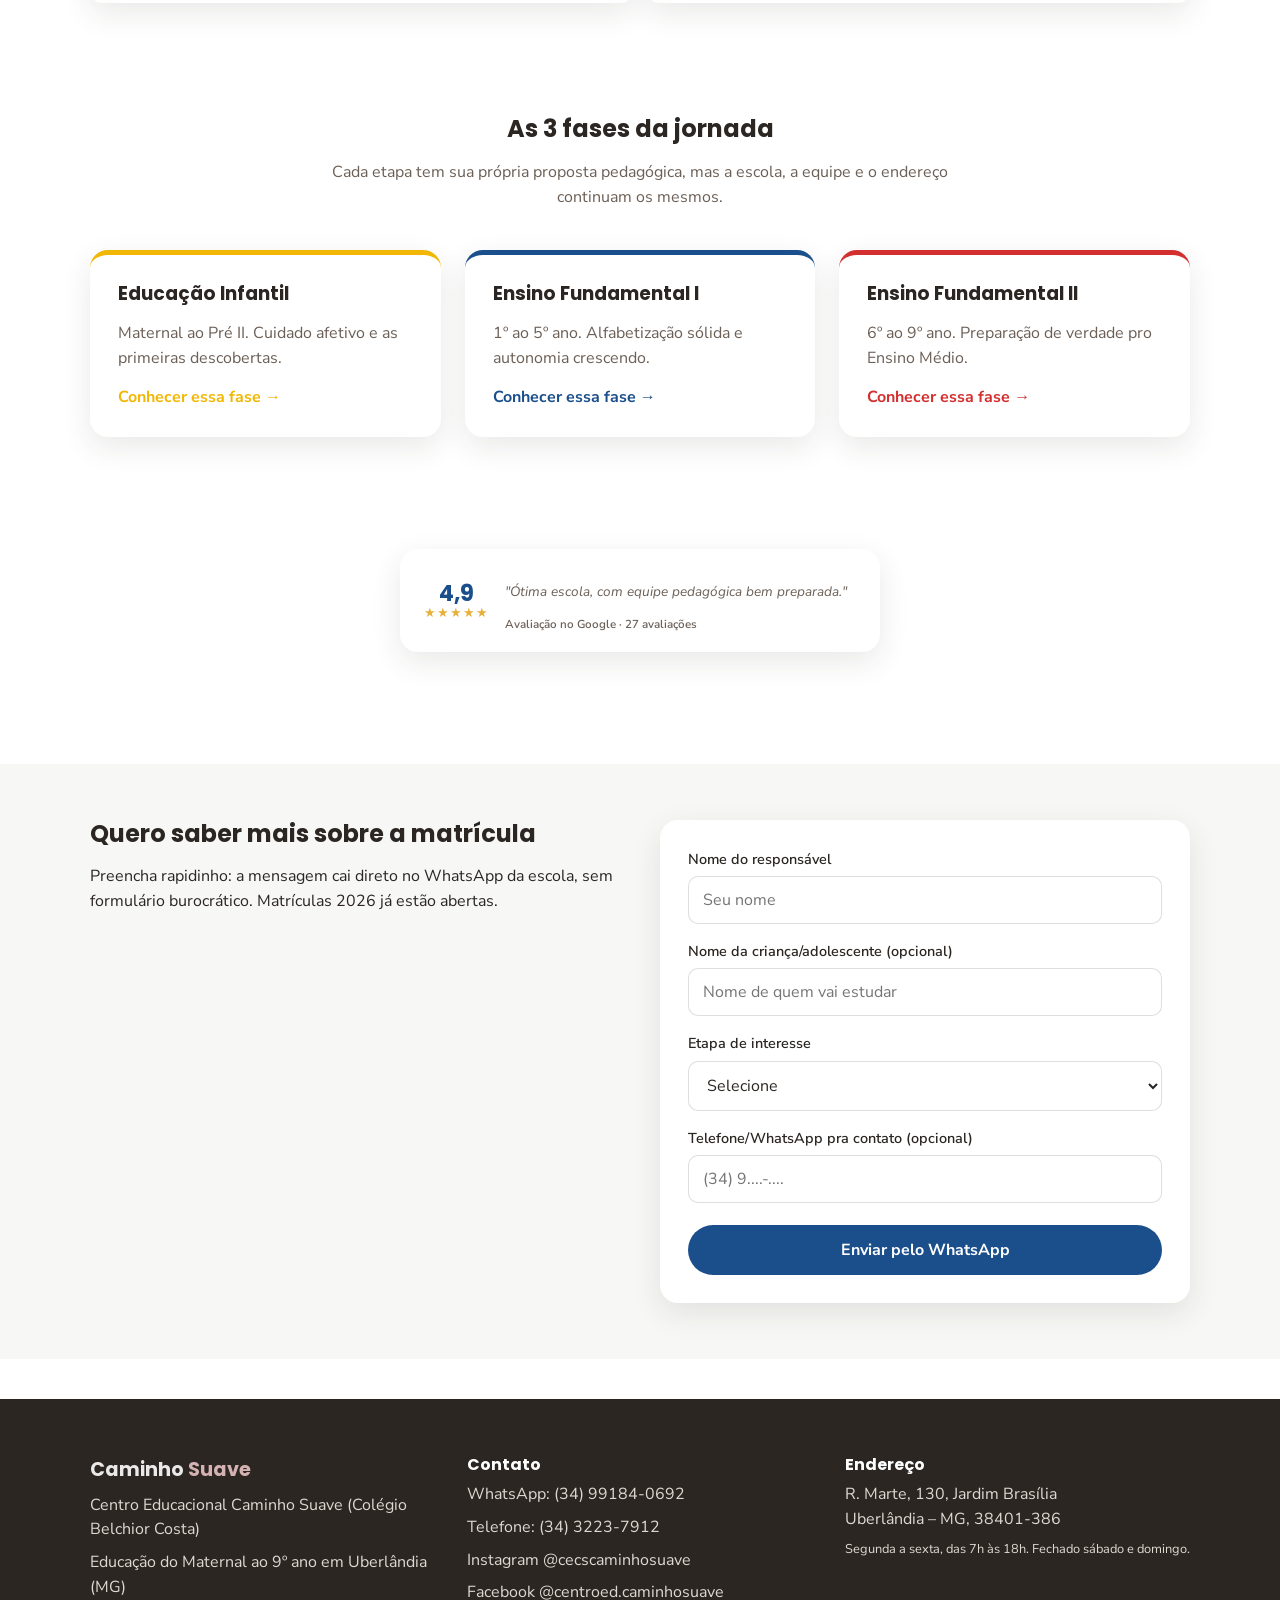
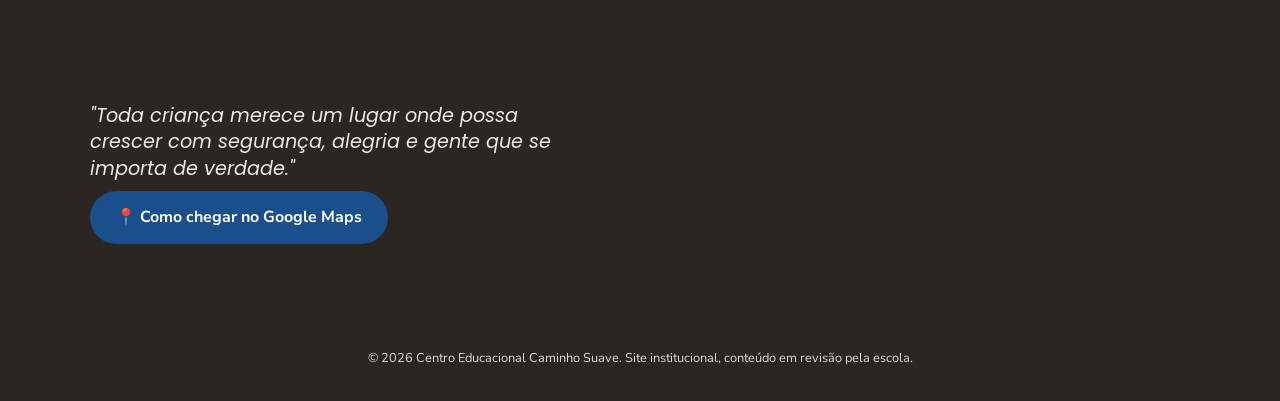
<file: sobre/index.html>
<!DOCTYPE html>
<html lang="pt-BR">
<head>
<meta charset="UTF-8">
<meta name="viewport" content="width=device-width, initial-scale=1.0">
<title>Sobre o Caminho Suave: missão, valores e estrutura | Centro Educacional em Uberlândia</title>
<meta name="description" content="Conheça o Centro Educacional Caminho Suave (Colégio Belchior Costa): missão, valores, diferenciais pedagógicos e estrutura, do Maternal ao 9º ano, em Uberlândia (MG).">
<link rel="canonical" href="https://sobre.SEUDOMINIO.com.br/">
<link rel="icon" type="image/png" href="../assets/favicon-32.png">
<link rel="apple-touch-icon" href="../assets/apple-touch-icon.png">

<meta property="og:type" content="website">
<meta property="og:title" content="Sobre o Caminho Suave: missão, valores e estrutura">
<meta property="og:description" content="Quem somos, missão, valores e o que nos diferencia.">
<meta property="og:url" content="https://sobre.SEUDOMINIO.com.br/">
<meta property="og:locale" content="pt_BR">

<link rel="preconnect" href="https://fonts.googleapis.com">
<link rel="preconnect" href="https://fonts.gstatic.com" crossorigin>
<link href="https://fonts.googleapis.com/css2?family=Poppins:wght@600;700&family=Nunito+Sans:wght@400;600;700&display=swap" rel="stylesheet">
<link rel="stylesheet" href="../css/style.css">

<script type="application/ld+json">
{
  "@context": "https://schema.org",
  "@type": "School",
  "name": "Centro Educacional Caminho Suave - Colégio Belchior Costa",
  "address": {
    "@type": "PostalAddress",
    "streetAddress": "R. Marte, 130, Jardim Brasília",
    "addressLocality": "Uberlândia",
    "addressRegion": "MG",
    "postalCode": "38401-386",
    "addressCountry": "BR"
  },
  "telephone": "+553432237912",
  "url": "https://sobre.SEUDOMINIO.com.br/",
  "sameAs": ["https://www.instagram.com/cecscaminhosuave/", "https://www.facebook.com/centroed.caminhosuave"],
  "openingHoursSpecification": {
    "@type": "OpeningHoursSpecification",
    "dayOfWeek": ["Monday", "Tuesday", "Wednesday", "Thursday", "Friday"],
    "opens": "07:00",
    "closes": "18:00"
  },
  "aggregateRating": {
    "@type": "AggregateRating",
    "ratingValue": "4.9",
    "reviewCount": "27"
  }
}
</script>
</head>
<body class="tema-home">

<header class="topo">
  <div class="container topo-inner">
    <a href="../index.html" class="marca"><img src="../assets/logo-cabecalho.png" alt="Centro Educacional Caminho Suave, Colégio Belchior Costa"></a>
    <nav class="nav" id="nav-principal">
      <a href="../index.html">Início</a>
      <a href="index.html" class="ativo">Sobre</a>
      <a href="../infantil/index.html">Educação Infantil</a>
      <a href="../fundamental1/index.html">Fundamental I</a>
      <a href="../fundamental2/index.html">Fundamental II</a>
      <a href="#contato">Contato</a>
      <a href="../index.html#matricula" class="nav-cta">Matricule-se</a>
    </nav>
    <button class="hamburguer" id="botao-menu" aria-label="Abrir menu" aria-expanded="false">
      <span></span><span></span><span></span>
    </button>
  </div>
</header>

<section class="hero">
  <div class="hero-foto-fundo"><img src="../assets/fachada.jpg" alt="Fachada do Centro Educacional Caminho Suave, Colégio Belchior Costa" class="foto-fachada"></div>
  <div class="hero-degrade"></div>
  <div class="container hero-conteudo">
    <a href="../index.html" class="voltar">← Voltar pro início</a>
    <div class="hero-texto">
      <h1>Centro Educacional Caminho Suave: Uma Instituição de Excelência Pedagógica</h1>
      <p class="subtitulo">Jardim Brasília, Uberlândia (MG).</p>
      <div class="botoes">
        <a href="https://wa.me/5534991840692" target="_blank" rel="noopener" class="botao botao-whatsapp">Falar no WhatsApp</a>
        <a href="https://www.instagram.com/cecscaminhosuave/" target="_blank" rel="noopener" class="botao botao-secundario">Ver no Instagram</a>
      </div>
    </div>
  </div>
</section>

<section class="secao secao-blobs">
  <div class="blob blob-azul"></div>
  <div class="blob blob-amarelo"></div>
  <div class="blob blob-vermelho"></div>
  <div class="container">
    <div class="secao-titulo">
      <h2>Missão, visão e valores</h2>
      <p>O que guia o trabalho da escola todos os dias, em sala e fora dela.</p>
    </div>
    <div class="grade-pilares">
      <div class="pilar">
        <h3>Missão</h3>
        <p>Oferecer uma educação que cuida do desenvolvimento acadêmico, emocional e social de cada criança e adolescente, em parceria de verdade com a família.</p>
      </div>
      <div class="pilar">
        <h3>Visão</h3>
        <p>Ser uma escola em que as famílias confiam em todas as fases, do Maternal ao 9º ano, sem precisar trocar de instituição no caminho.</p>
      </div>
      <div class="pilar">
        <h3>Valores</h3>
        <p>Cuidado, presença e responsabilidade. Cada criança é acompanhada pelo nome, no seu próprio ritmo de aprender.</p>
      </div>
      <div class="pilar">
        <h3>Família e escola, no mesmo time</h3>
        <p>A comunicação com os pais é direta e constante, porque a educação acontece em conjunto, não só dentro da sala de aula.</p>
      </div>
    </div>
  </div>
</section>

<section class="secao">
  <div class="container">
    <div class="secao-titulo">
      <h2>O que nos diferencia</h2>
    </div>
    <ul class="lista-diferenciais">
      <li>Nota 4,9★ no Google, com 27 avaliações</li>
      <li>Mais de 1,9 mil pessoas acompanham o dia a dia da escola no Instagram</li>
      <li>Estrutura própria com piscina, playground e espaço pra atividades físicas</li>
      <li>Passeios pedagógicos reais, incluindo destinos como Peirópolis</li>
      <li>Acampamento escolar e projetos como o PROERD</li>
      <li>Uma só escola do Maternal ao 9º ano, sem precisar trocar de instituição no meio do caminho</li>
    </ul>
  </div>
</section>

<section class="secao">
  <div class="container">
    <div class="secao-titulo">
      <h2>As 3 fases da jornada</h2>
      <p>Cada etapa tem sua própria proposta pedagógica, mas a escola, a equipe e o endereço continuam os mesmos.</p>
    </div>
    <div class="grade-etapas">
      <div class="cartao-etapa infantil">
        <h3>Educação Infantil</h3>
        <p>Maternal ao Pré II. Cuidado afetivo e as primeiras descobertas.</p>
        <a href="../infantil/index.html" class="saiba-mais">Conhecer essa fase →</a>
      </div>
      <div class="cartao-etapa fund1">
        <h3>Ensino Fundamental I</h3>
        <p>1º ao 5º ano. Alfabetização sólida e autonomia crescendo.</p>
        <a href="../fundamental1/index.html" class="saiba-mais">Conhecer essa fase →</a>
      </div>
      <div class="cartao-etapa fund2">
        <h3>Ensino Fundamental II</h3>
        <p>6º ao 9º ano. Preparação de verdade pro Ensino Médio.</p>
        <a href="../fundamental2/index.html" class="saiba-mais">Conhecer essa fase →</a>
      </div>
    </div>
  </div>
</section>

<section class="secao">
  <div class="container">
    <div class="avaliacoes-google">
      <div class="avaliacoes-nota">
        <span class="avaliacoes-numero">4,9</span>
        <span class="avaliacoes-estrelas">★★★★★</span>
      </div>
      <div class="avaliacoes-trilho">
        <blockquote class="avaliacoes-slide">
          <p>"Ótima escola, com equipe pedagógica bem preparada."</p>
          <cite>Avaliação no Google · 27 avaliações</cite>
        </blockquote>
      </div>
    </div>
  </div>
</section>

<section class="secao form-secao" id="matricula">
  <div class="container form-grid">
    <div>
      <h2>Quero saber mais sobre a matrícula</h2>
      <p>Preencha rapidinho: a mensagem cai direto no WhatsApp da escola, sem formulário burocrático. Matrículas 2026 já estão abertas.</p>
    </div>
    <div>
      <form id="form-interesse" class="form-interesse">
        <label>Nome do responsável
          <input type="text" name="responsavel" required placeholder="Seu nome">
        </label>
        <label>Nome da criança/adolescente (opcional)
          <input type="text" name="crianca" placeholder="Nome de quem vai estudar">
        </label>
        <label>Etapa de interesse
          <select name="etapa" required>
            <option value="">Selecione</option>
            <option value="Educação Infantil">Educação Infantil (Maternal ao Pré)</option>
            <option value="Ensino Fundamental I">Ensino Fundamental I (1º ao 5º ano)</option>
            <option value="Ensino Fundamental II">Ensino Fundamental II (6º ao 9º ano)</option>
          </select>
        </label>
        <label>Telefone/WhatsApp pra contato (opcional)
          <input type="tel" name="telefone" placeholder="(34) 9....-....">
        </label>
        <button type="submit" class="botao botao-principal">Enviar pelo WhatsApp</button>
      </form>
      <p class="form-confirmacao">Abrimos o WhatsApp numa nova aba, é só enviar a mensagem por lá. ✓</p>
    </div>
  </div>
</section>

<footer class="rodape" id="contato">
  <div class="container rodape-grid">
    <div>
      <p class="marca-rodape">Caminho <span>Suave</span></p>
      <p>Centro Educacional Caminho Suave (Colégio Belchior Costa)</p>
      <p>Educação do Maternal ao 9º ano em Uberlândia (MG)</p>
    </div>
    <div>
      <h3>Contato</h3>
      <p><a href="https://wa.me/5534991840692" target="_blank" rel="noopener">WhatsApp: (34) 99184-0692</a></p>
      <p><a href="tel:+553432237912">Telefone: (34) 3223-7912</a></p>
      <p><a href="https://www.instagram.com/cecscaminhosuave/" target="_blank" rel="noopener">Instagram @cecscaminhosuave</a></p>
      <p><a href="https://www.facebook.com/centroed.caminhosuave" target="_blank" rel="noopener">Facebook @centroed.caminhosuave</a></p>
    </div>
    <div>
      <h3>Endereço</h3>
      <p>R. Marte, 130, Jardim Brasília<br>Uberlândia – MG, 38401-386</p>
      <p class="nota">Segunda a sexta, das 7h às 18h. Fechado sábado e domingo.</p>
    </div>
  </div>
  <div class="container rodape-mapa-grid">
    <div>
      <p class="frase-criancas">"Toda criança merece um lugar onde possa crescer com segurança, alegria e gente que se importa de verdade."</p>
      <a href="https://www.google.com/maps/dir/?api=1&destination=Centro+Educacional+Caminho+Suave+-+Colégio+Belchior+Costa%2C+R.+Marte%2C+130+-+Jardim+Brasília%2C+Uberlândia+-+MG%2C+38401-386%2C+Brasil" target="_blank" rel="noopener" class="botao botao-principal botao-mapa">📍 Como chegar no Google Maps</a>
    </div>
    <iframe class="mapa" src="https://www.google.com/maps?q=Centro+Educacional+Caminho+Suave+-+Colégio+Belchior+Costa,+R.+Marte,+130+-+Jardim+Brasília,+Uberlândia+-+MG,+38401-386,+Brasil&output=embed" loading="lazy" referrerpolicy="no-referrer-when-downgrade" title="Localização do Caminho Suave"></iframe>
  </div>
  <p class="copy">© <span id="ano"></span> Centro Educacional Caminho Suave. Site institucional, conteúdo em revisão pela escola.</p>
</footer>

<a href="https://wa.me/5534991840692" target="_blank" rel="noopener" class="whats-flutuante" aria-label="Falar no WhatsApp">
  <svg viewBox="0 0 24 24" aria-hidden="true"><path d="M12 2C6.48 2 2 6.48 2 12c0 1.85.5 3.58 1.36 5.06L2 22l5.1-1.34A9.94 9.94 0 0 0 12 22c5.52 0 10-4.48 10-10S17.52 2 12 2zm0 18c-1.6 0-3.1-.43-4.4-1.19l-.31-.18-3.04.8.81-2.96-.2-.31A7.95 7.95 0 0 1 4 12c0-4.41 3.59-8 8-8s8 3.59 8 8-3.59 8-8 8zm4.32-5.79c-.24-.12-1.4-.69-1.62-.77-.22-.08-.38-.12-.54.12-.16.24-.62.77-.76.93-.14.16-.28.18-.52.06-.24-.12-1-.37-1.9-1.18-.7-.62-1.18-1.39-1.32-1.63-.14-.24-.01-.37.11-.49.12-.12.27-.31.4-.47.13-.16.17-.27.26-.45.09-.18.04-.33-.04-.45-.08-.12-.5-1.2-.69-1.65-.18-.43-.37-.37-.51-.38-.13-.01-.29-.01-.45-.01-.16 0-.41.06-.63.3-.22.24-.85.83-.85 2.02 0 1.19.87 2.34 1 2.5.12.16 1.65 2.52 4 3.43 1.98.77 2.38.62 2.81.58.43-.04 1.4-.57 1.6-1.13.2-.55.2-1.02.14-1.13-.06-.1-.22-.16-.46-.28z"/></svg>
  <span class="visualmente-oculto">Falar no WhatsApp</span>
</a>

<script src="../js/main.js"></script>
</body>
</html>
</file>
<file: css/style.css>
/* Centro Educacional Caminho Suave — site institucional
   Paleta e tipografia seguem identidade/design-guide.md (provisório) */

*, *::before, *::after { box-sizing: border-box; }
html, body { margin: 0; padding: 0; scroll-behavior: smooth; overflow-x: hidden; max-width: 100%; }
img { max-width: 100%; display: block; }
a { color: inherit; text-decoration: none; }
ul { margin: 0; padding: 0; list-style: none; }
button { font-family: inherit; }

:root {
  --bg: #FFFFFF;
  --bg-alt: #F7F7F5;
  --branco: #FFFFFF;
  --texto: #2B2622;
  --texto-suave: #6b5f56;
  --azul: #1B4F8C;
  --azul-escuro: #123a68;
  --vermelho: #D32F2F;
  --vermelho-escuro: #a82424;
  --amarelo: #F2B705;
  --amarelo-escuro: #c79600;
  --raio: 18px;
  --sombra: 0 10px 30px rgba(43, 38, 34, .10);
  --fonte-titulo: 'Poppins', 'Quicksand', sans-serif;
  --fonte-corpo: 'Nunito Sans', 'Inter', sans-serif;
}

body {
  font-family: var(--fonte-corpo);
  color: var(--texto);
  background: var(--bg);
  line-height: 1.55;
}

/* Educação Infantil = amarelo (combina com o playground); Fundamental I = azul (cor base da marca);
   Fundamental II = vermelho (detalhe de sinalização). Texto do botão muda pra escuro sobre amarelo (contraste). */
body.tema-infantil { --acento: var(--amarelo); --acento-escuro: var(--amarelo-escuro); --acento-texto: var(--texto); }
body.tema-fund1, body.tema-home { --acento: var(--azul); --acento-escuro: var(--azul-escuro); --acento-texto: #fff; }
body.tema-fund2 { --acento: var(--vermelho); --acento-escuro: var(--vermelho-escuro); --acento-texto: #fff; }

h1, h2, h3 { font-family: var(--fonte-titulo); font-weight: 700; line-height: 1.2; margin: 0 0 .5em; }
.container { width: min(1100px, 92%); margin-inline: auto; }
.secao { padding: 56px 0; }
.secao-titulo { text-align: center; max-width: 640px; margin: 0 auto 40px; }
.secao-titulo p { color: var(--texto-suave); }

/* ===== Topo ===== */
.topo {
  position: sticky; top: 0; z-index: 50;
  background: rgba(251, 246, 240, .95);
  backdrop-filter: blur(6px);
  border-bottom: 1px solid rgba(43, 38, 34, .06);
}
.topo-inner { display: flex; align-items: center; justify-content: space-between; padding: 12px 0; }
.marca { font-family: var(--fonte-titulo); font-weight: 700; font-size: 1.3rem; color: var(--azul); display: flex; align-items: center; }
.marca span { color: var(--vermelho); }
.marca img { display: block; height: 44px; width: auto; }
.nav { display: flex; align-items: center; gap: 20px; }
.nav a { font-weight: 600; font-size: .92rem; white-space: nowrap; }
.nav a:hover { color: var(--acento); }
.nav a.ativo { color: var(--acento); }
.nav-cta { background: var(--acento); color: #fff !important; padding: 10px 18px; border-radius: 999px; }
.hamburguer { display: none; flex-direction: column; gap: 5px; background: none; border: 0; cursor: pointer; padding: 6px; }
.hamburguer span { width: 24px; height: 2px; background: var(--texto); display: block; }

@media (max-width: 860px) {
  .nav {
    position: fixed; top: 64px; right: 0; bottom: 0; left: 0; height: calc(100vh - 64px);
    background: var(--bg);
    flex-direction: column; align-items: flex-start; padding: 24px 6%; gap: 18px;
    transform: translateY(-110%); transition: transform .25s ease; overflow-y: auto;
  }
  .nav.nav-aberta { transform: translateY(0); }
  .hamburguer { display: flex; }
  .marca img { height: 34px; }
}

/* ===== Hero (faixa de foto com altura própria, degradê + texto na frente) =====
   A faixa da foto tem altura fixa (independente do tamanho do texto) pra nunca
   forçar um zoom exagerado na imagem — abaixo dela o fundo continua na cor sólida
   do degradê, sem emenda visível. */
.hero { position: relative; overflow: hidden; background: #15110f; }
.hero-foto-fundo { position: absolute; top: 0; left: 0; right: 0; height: 70vh; overflow: hidden; z-index: 0; }
.hero-foto-fundo img {
  position: absolute; top: -10%; left: 0; width: 100%; height: 120%;
  object-fit: cover; object-position: center 28%; will-change: transform;
}
@media (min-width: 861px) {
  .hero-foto-fundo img.foto-fachada { object-position: 33% 32%; }
}
.hero-degrade {
  position: absolute; top: 0; left: 0; right: 0; height: 70vh; z-index: 1;
  background:
    linear-gradient(100deg, rgba(15, 12, 10, .82) 0%, rgba(15, 12, 10, .55) 38%, rgba(15, 12, 10, .1) 70%),
    linear-gradient(180deg, rgba(15, 12, 10, .05) 0%, rgba(15, 12, 10, .35) 55%, rgba(15, 12, 10, 1) 100%);
}
.hero-conteudo {
  position: relative; z-index: 2; color: #fff;
  min-height: 70vh; display: flex; flex-direction: column; justify-content: flex-end;
  padding: 24px 0 56px;
}
.hero-texto { max-width: 640px; will-change: transform, opacity; }
.hero-conteudo h1 { font-size: clamp(2rem, 4vw, 2.8rem); color: #fff; }
.hero-conteudo p.subtitulo { font-size: 1.15rem; color: rgba(255, 255, 255, .92); margin-bottom: 28px; }
.voltar { font-weight: 700; color: #fff; opacity: .9; display: inline-block; margin-bottom: 18px; }
.voltar:hover { opacity: 1; }
.botoes { display: flex; gap: 14px; flex-wrap: wrap; }
.botao { display: inline-block; padding: 14px 26px; border-radius: 999px; font-weight: 700; border: 0; cursor: pointer; font-size: 1rem; }
.botao-principal { background: var(--acento); color: var(--acento-texto, #fff); }
.botao-secundario { background: rgba(255, 255, 255, .95); color: var(--texto); border: 1px solid rgba(255, 255, 255, .3); }
.botao-whatsapp { background: var(--vermelho); color: #fff; }
.botao-whatsapp:hover { background: var(--vermelho-escuro); }

@media (max-width: 860px) {
  .hero-foto-fundo, .hero-degrade { height: 44vh; }
  .hero-conteudo { min-height: 44vh; padding: 20px 0 40px; }
}

/* ===== Blobs decorativos (fundo orgânico sutil, nas cores da marca) ===== */
.secao-blobs { position: relative; overflow: hidden; }
.secao-blobs > .container { position: relative; z-index: 1; }
.blob {
  position: absolute; z-index: 0; border-radius: 50%; filter: blur(60px);
  opacity: .16; pointer-events: none; animation: flutuar-blob 24s ease-in-out infinite;
}
.blob-azul { width: 380px; height: 380px; background: var(--azul); top: -140px; left: -110px; }
.blob-amarelo { width: 320px; height: 320px; background: var(--amarelo); bottom: -110px; right: -90px; animation-delay: -8s; }
.blob-vermelho { width: 240px; height: 240px; background: var(--vermelho); top: 45%; right: 12%; animation-delay: -16s; }

@keyframes flutuar-blob {
  0%, 100% { transform: translate(0, 0) scale(1); }
  33% { transform: translate(26px, -22px) scale(1.08); }
  66% { transform: translate(-18px, 18px) scale(.94); }
}

@media (prefers-reduced-motion: reduce) { .blob { animation: none; } }
@media (max-width: 700px) {
  .blob-azul { width: 240px; height: 240px; }
  .blob-amarelo { width: 200px; height: 200px; }
  .blob-vermelho { width: 160px; height: 160px; }
}

/* ===== Avaliações do Google (carrossel compacto) ===== */
.avaliacoes-google {
  background: var(--branco); border-radius: var(--raio); box-shadow: var(--sombra);
  padding: 18px 24px; display: flex; gap: 16px; align-items: center;
  margin: 0 auto 56px; max-width: 480px;
}
.avaliacoes-nota { display: flex; flex-direction: column; align-items: center; line-height: 1.1; flex-shrink: 0; }
.avaliacoes-numero { font-family: var(--fonte-titulo); font-size: 1.4rem; font-weight: 700; color: var(--acento); }
.avaliacoes-estrelas { color: #e8b13b; font-size: .8rem; letter-spacing: 1px; }
.avaliacoes-trilho { position: relative; flex: 1; min-height: 2.8em; }
.avaliacoes-slide { display: none; margin: 0; font-size: .85rem; font-style: italic; color: var(--texto-suave); }
.avaliacoes-slide.ativo { display: block; }
.avaliacoes-slide cite { display: block; margin-top: 4px; font-style: normal; font-weight: 600; font-size: .72rem; color: var(--texto-suave); }

/* ===== Cards de etapas (home) ===== */
.grade-etapas { display: grid; grid-template-columns: repeat(3, 1fr); gap: 24px; }
.cartao-etapa {
  background: var(--branco); border-radius: var(--raio); padding: 28px;
  box-shadow: var(--sombra); border-top: 5px solid var(--cor-cartao, var(--azul));
}
.cartao-etapa.infantil { --cor-cartao: var(--amarelo); }
.cartao-etapa.fund1 { --cor-cartao: var(--azul); }
.cartao-etapa.fund2 { --cor-cartao: var(--vermelho); }
.cartao-etapa h3 { margin-bottom: 8px; }
.cartao-etapa p { color: var(--texto-suave); margin-bottom: 14px; }
.cartao-etapa a.saiba-mais { color: var(--cor-cartao, var(--azul)); font-weight: 700; }

@media (max-width: 860px) { .grade-etapas { grid-template-columns: 1fr; } }

/* ===== Pilares (páginas de etapa) ===== */
.grade-pilares { display: grid; grid-template-columns: repeat(2, 1fr); gap: 20px; }
.pilar { background: var(--bg-alt); border-radius: var(--raio); padding: 24px; }
.pilar h3 { color: var(--acento-escuro); font-size: 1.05rem; }
.pilar p { color: var(--texto-suave); margin: 0; }

@media (max-width: 700px) { .grade-pilares { grid-template-columns: 1fr; } }

/* ===== Diferenciais ===== */
.lista-diferenciais { display: grid; grid-template-columns: repeat(2, 1fr); gap: 14px; }
.lista-diferenciais li { background: var(--branco); border-radius: 12px; padding: 14px 18px; box-shadow: var(--sombra); font-weight: 600; }

@media (max-width: 700px) { .lista-diferenciais { grid-template-columns: 1fr; } }

/* ===== Instagram ===== */
.bloco-instagram { text-align: center; background: var(--branco); border-radius: var(--raio); padding: 40px; box-shadow: var(--sombra); }
.bloco-instagram .botao { margin-top: 16px; }

/* ===== Formulário ===== */
.form-secao { background: var(--bg-alt); }
.form-grid { display: grid; grid-template-columns: 1fr 1fr; gap: 40px; align-items: start; }
.form-interesse {
  background: var(--branco); border-radius: var(--raio); padding: 28px;
  box-shadow: var(--sombra); display: grid; gap: 16px;
}
.form-interesse label { display: grid; gap: 6px; font-weight: 600; font-size: .9rem; }
.form-interesse input, .form-interesse select {
  padding: 12px 14px; border-radius: 10px; border: 1px solid rgba(43, 38, 34, .15);
  font-family: inherit; font-size: 1rem; background: var(--branco); color: var(--texto);
}
.form-interesse button { margin-top: 6px; }
.form-confirmacao { display: none; font-weight: 700; color: var(--acento-escuro); }

@media (max-width: 860px) { .form-grid { grid-template-columns: 1fr; } }

/* ===== Rodapé ===== */
.rodape { background: var(--texto); color: #f3ece5; padding: 56px 0 24px; margin-top: 40px; }
.rodape a:hover { text-decoration: underline; }
.rodape-grid { display: grid; grid-template-columns: repeat(3, 1fr); gap: 32px; margin-bottom: 32px; }
.rodape h3 { font-size: 1rem; color: #fff; }
.rodape p { margin: 0 0 8px; opacity: .9; }
.marca-rodape { color: #fff; font-family: var(--fonte-titulo); font-weight: 700; font-size: 1.2rem; margin-bottom: 10px; }
.marca-rodape span { color: #e8c2c2; }
.nota { font-size: .8rem; opacity: .7; }
.mapa { width: 100%; height: 280px; border: 0; border-radius: var(--raio); }
.copy { text-align: center; font-size: .8rem; opacity: .7; }

/* ===== Rodapé: mapa ao lado de uma frase sobre as crianças ===== */
.rodape-mapa-grid { display: grid; grid-template-columns: .9fr 1.1fr; gap: 32px; align-items: center; margin-bottom: 24px; }
.frase-criancas { font-family: var(--fonte-titulo); font-style: italic; font-size: 1.2rem; line-height: 1.4; color: #fff; margin: 0 0 18px; }

@media (max-width: 860px) { .rodape-mapa-grid { grid-template-columns: 1fr; } }

@media (max-width: 860px) { .rodape-grid { grid-template-columns: 1fr; } }

/* ===== WhatsApp flutuante ===== */
.whats-flutuante {
  position: fixed; bottom: 22px; right: 22px; width: 58px; height: 58px;
  background: #2fae5b; border-radius: 50%; display: flex; align-items: center; justify-content: center;
  box-shadow: 0 8px 20px rgba(0, 0, 0, .25); z-index: 60;
}
.whats-flutuante svg { width: 28px; height: 28px; fill: #fff; }
.visualmente-oculto { position: absolute; width: 1px; height: 1px; overflow: hidden; clip: rect(0 0 0 0); }

/* ===== Botão "como chegar" ===== */
.botao-mapa { margin-bottom: 24px; display: inline-flex; align-items: center; gap: 8px; }

/* ===== Cartão de etapa: botão extra "ver atividades" ===== */
.cartao-etapa .acoes-cartao { display: flex; align-items: center; justify-content: space-between; gap: 10px; flex-wrap: wrap; margin-top: 6px; }
.botao-atividades {
  background: none; border: 1px solid rgba(43, 38, 34, .15); border-radius: 999px;
  padding: 8px 14px; font-weight: 700; font-size: .85rem; cursor: pointer; color: var(--texto);
}
.botao-atividades:hover { border-color: var(--cor-cartao, var(--azul)); color: var(--cor-cartao, var(--azul)); }

/* ===== Modal de atividades ===== */
.modal-overlay {
  position: fixed; inset: 0; background: rgba(20, 16, 14, .6);
  display: flex; align-items: center; justify-content: center; padding: 24px;
  z-index: 200; opacity: 0; pointer-events: none; transition: opacity .2s;
}
.modal-overlay.aberto { opacity: 1; pointer-events: auto; }
.modal-painel {
  background: var(--branco); border-radius: var(--raio); max-width: 480px; width: 100%;
  max-height: 80vh; overflow-y: auto; padding: 32px; position: relative;
  border-top: 6px solid var(--cor-modal, var(--azul));
}
.modal-fechar {
  position: absolute; top: 14px; right: 14px; background: none; border: 0;
  font-size: 1.7rem; line-height: 1; cursor: pointer; color: var(--texto-suave);
}
.modal-subtitulo { color: var(--texto-suave); margin: -8px 0 0; }
.lista-atividades { display: grid; gap: 10px; margin: 20px 0 24px; }
.lista-atividades li { display: flex; align-items: center; gap: 12px; background: var(--bg-alt); border-radius: 12px; padding: 10px 14px; font-weight: 600; }
.icone-atividade { font-size: 1.3rem; }
.modal-nota { font-size: .8rem; color: var(--texto-suave); margin-top: -8px; }

/* ===== Carrossel de etapas (home) ===== */
.carrossel { position: relative; overflow: hidden; border-radius: var(--raio); box-shadow: var(--sombra); }
.carrossel-trilho { display: flex; transition: transform .4s ease; }
.carrossel-slide {
  flex: 0 0 100%; padding: 48px 70px; min-height: 200px; display: flex; flex-direction: column;
  justify-content: center; gap: 10px;
}
.carrossel-slide h3 { margin: 0; font-size: 1.6rem; }
.carrossel-slide p { margin: 0; max-width: 540px; }
.carrossel-cta { font-weight: 700; text-decoration: underline; }
.slide-infantil { background: linear-gradient(135deg, var(--amarelo), var(--amarelo-escuro)); color: var(--texto); }
.slide-fund1 { background: linear-gradient(135deg, var(--azul), var(--azul-escuro)); color: #fff; }
.slide-fund2 { background: linear-gradient(135deg, var(--vermelho), var(--vermelho-escuro)); color: #fff; }
.carrossel-seta {
  position: absolute; top: 50%; transform: translateY(-50%); background: rgba(255, 255, 255, .85);
  border: 0; width: 40px; height: 40px; border-radius: 50%; font-size: 1.4rem; cursor: pointer;
  display: flex; align-items: center; justify-content: center; z-index: 2;
}
.carrossel-anterior { left: 14px; }
.carrossel-proxima { right: 14px; }
.carrossel-pontos { position: absolute; bottom: 14px; left: 0; right: 0; display: flex; justify-content: center; gap: 8px; z-index: 2; }
.carrossel-ponto { width: 9px; height: 9px; border-radius: 50%; background: rgba(255, 255, 255, .6); border: 0; cursor: pointer; padding: 0; }
.carrossel-ponto.ativo { background: #fff; }

@media (max-width: 700px) { .carrossel-slide { padding: 36px 48px; } }
</file>
